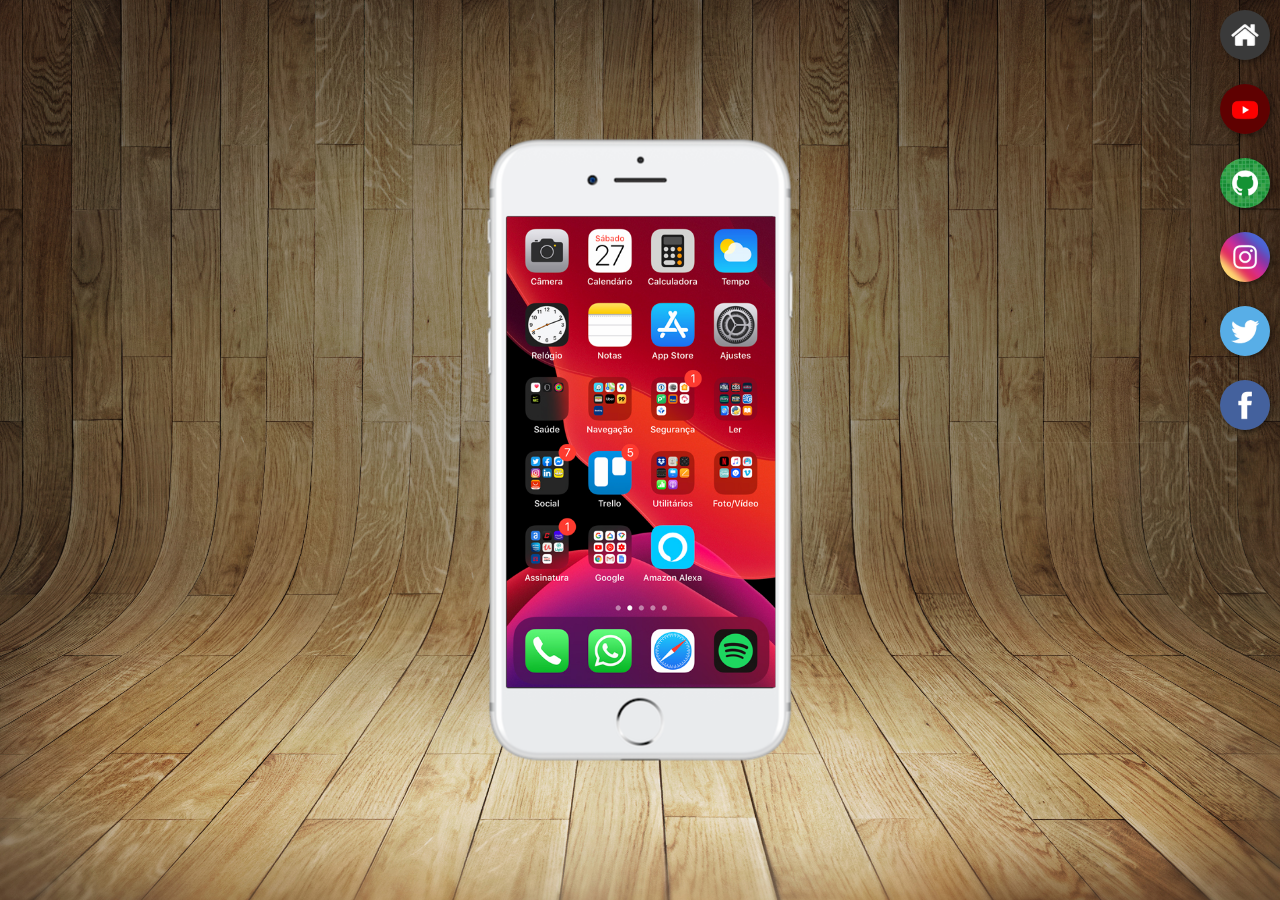
<file: index.html>
<!DOCTYPE html>
<html lang="pt-br">
<head>
    <meta charset="UTF-8">
    <meta name="viewport" content="width=device-width, initial-scale=1.0">
    <link rel="shortcut icon" href="favicon.ico" type="image/x-icon">
    <link rel="stylesheet" href="estilos/style.css">
    <title>Projeto Redes Sociais</title>
</head>
<body>
    <main>
        <section id="telefone">
            <iframe src="home.html" name="tela" id="tela" frameborder="0">
                Seu navegador não é compatível com isso.
            </iframe>
        </section>
        <section id="redes-sociais">
            <a href="home.html" target="tela"><img src="imagens/logo-home.jpg" alt=""></a><br>
            <a href="youtube.html" target="tela"><img src="imagens/logo-youtube.jpg" alt=""></a><br>
            <a href="github.html" target="tela"><img src="imagens/logo-github.jpg" alt=""></a><br>
            <a href="instagram.html" target="tela"><img src="imagens/logo-instagram.jpg" alt=""></a><br>
            <a href="twitter.html" target="tela"><img src="imagens/logo-twitter.jpg" alt=""></a><br>
            <a href="facebook.html" target="tela"><img src="imagens/logo-facebook.jpg" alt=""></a><br>
        </section>
    </main>
</body>
</html>
</file>
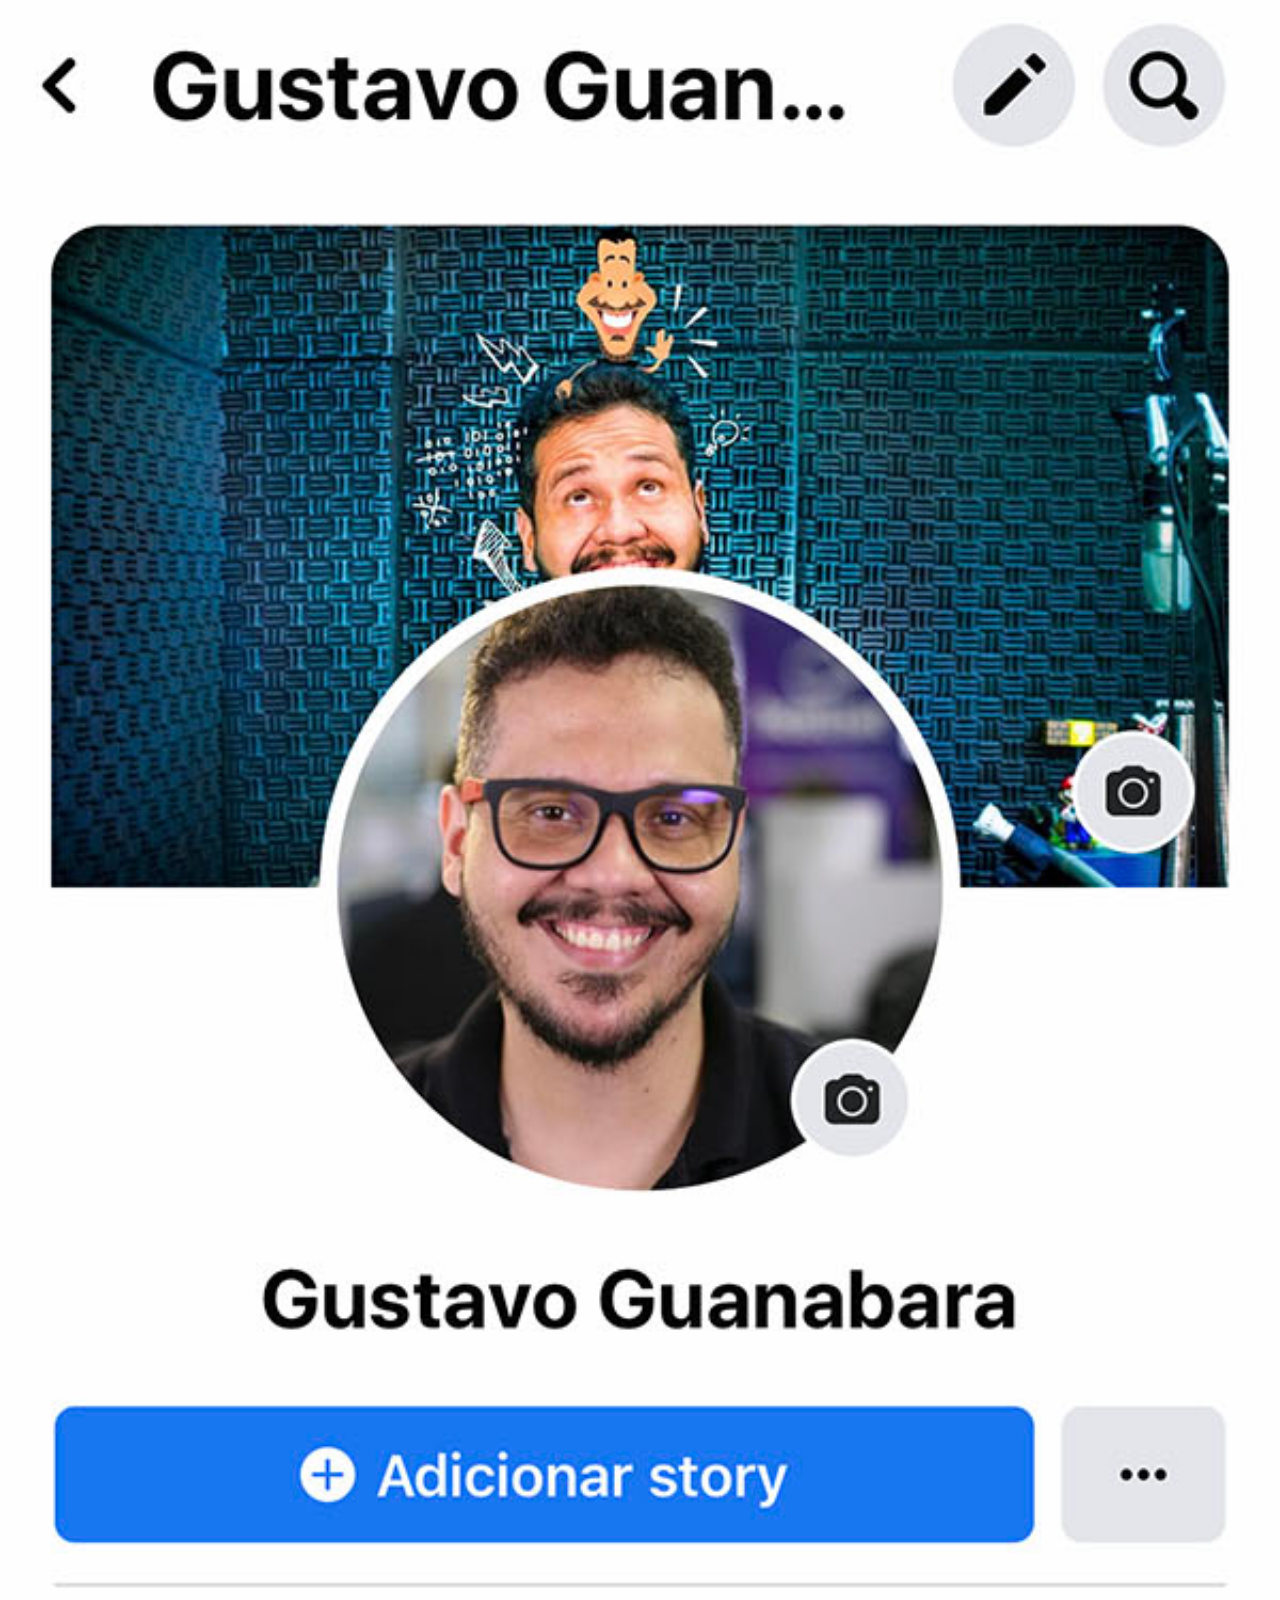
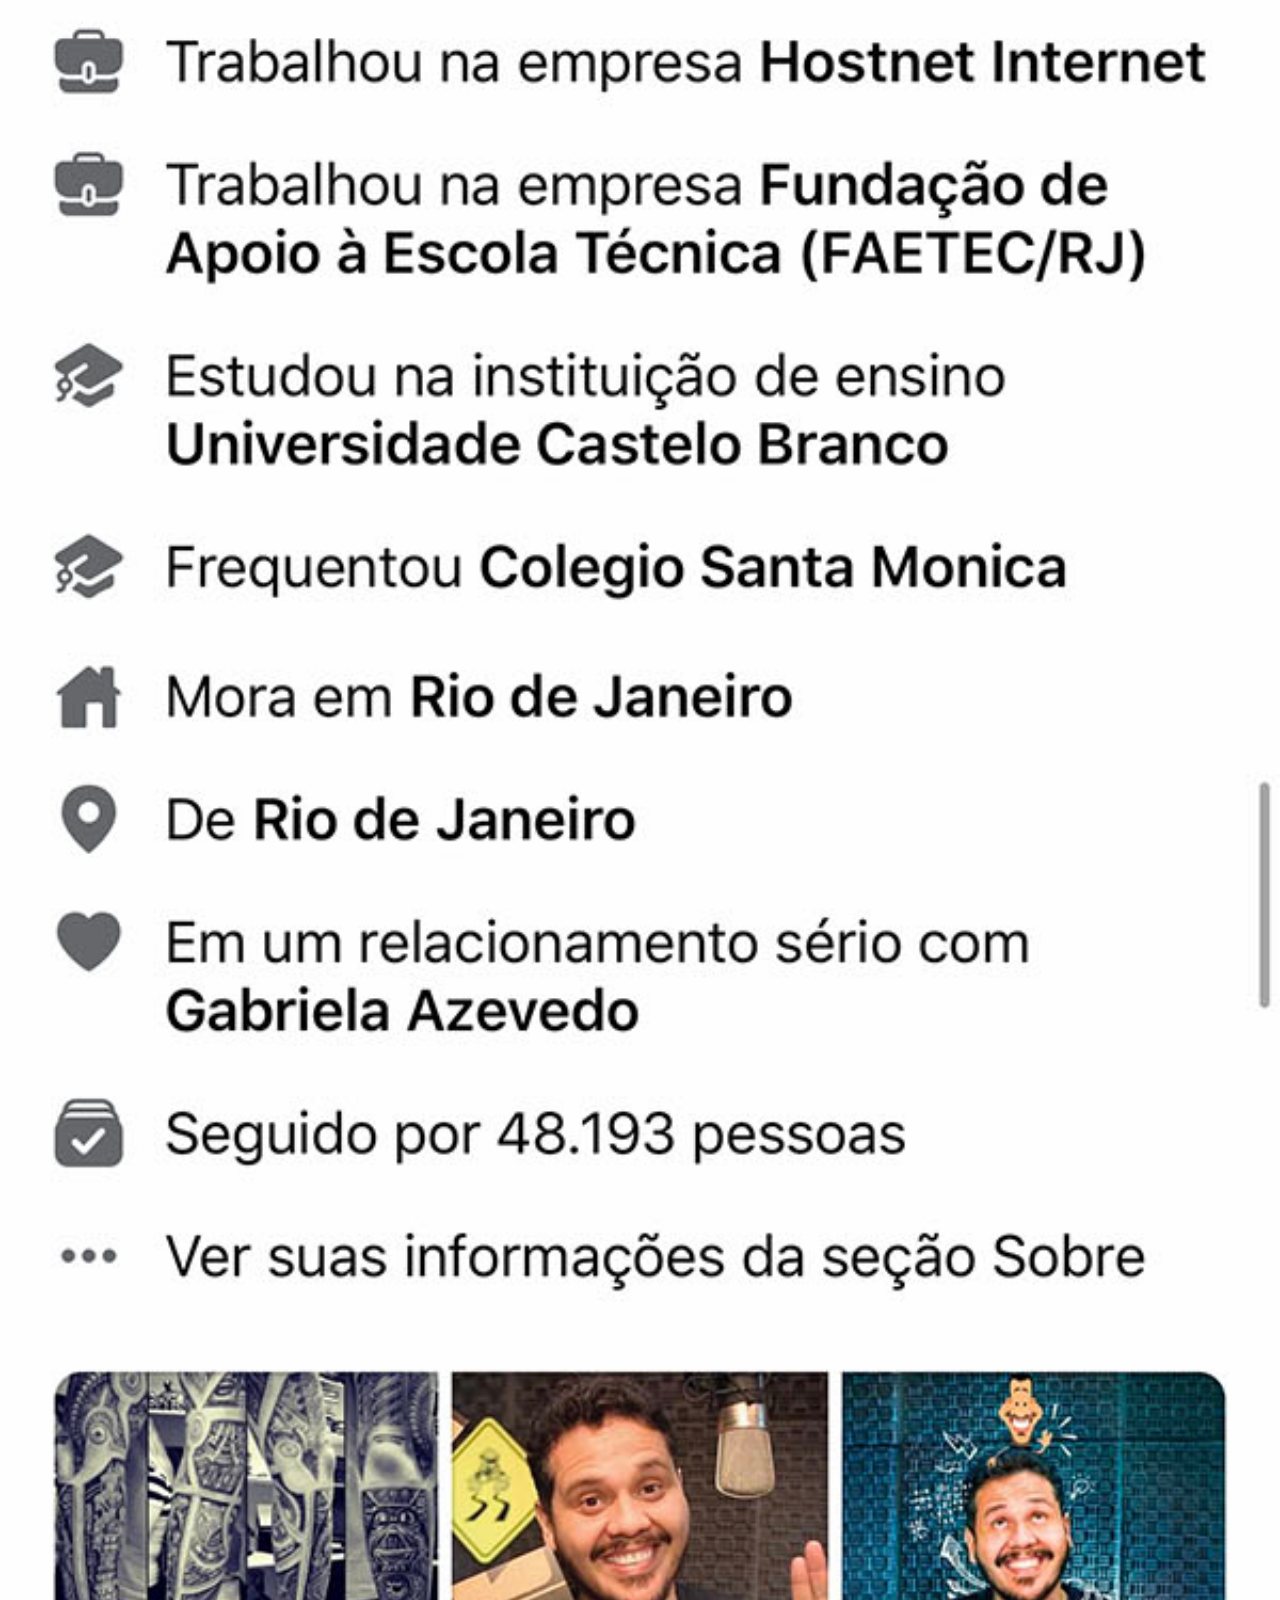
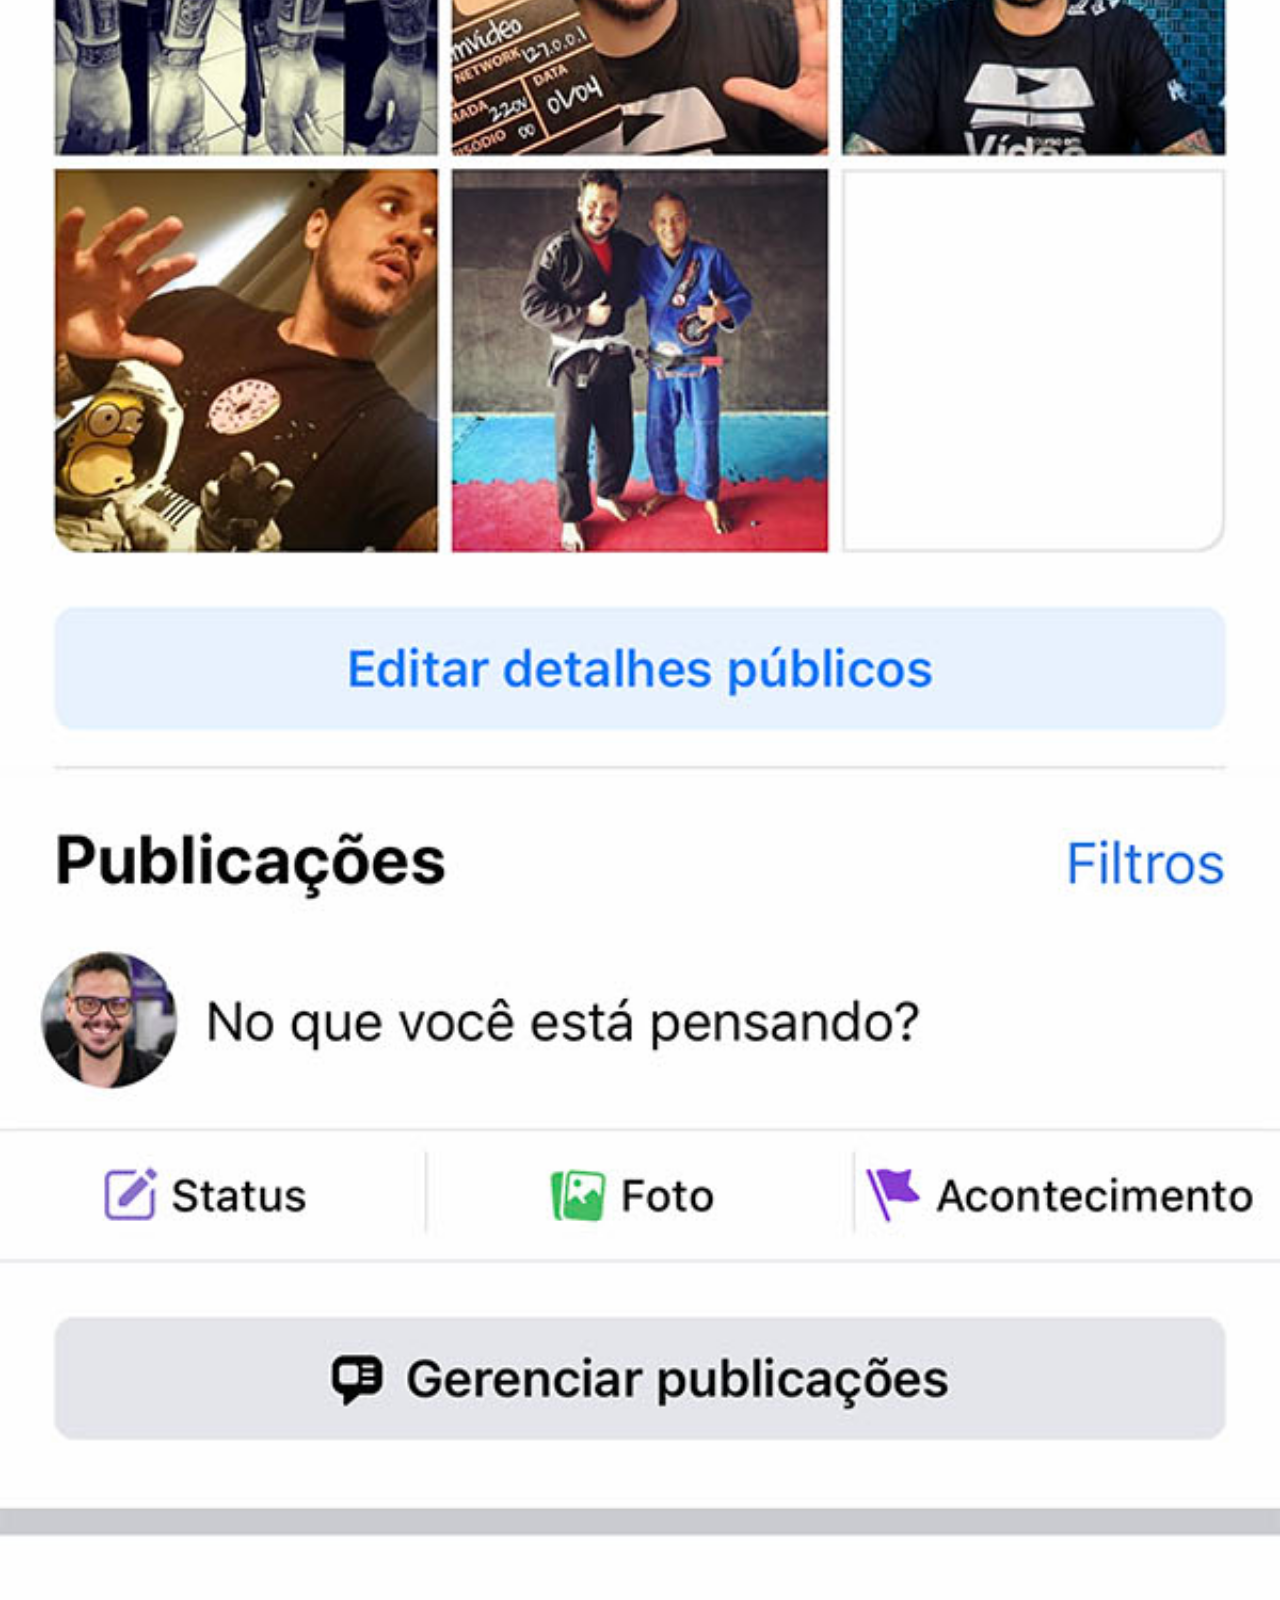
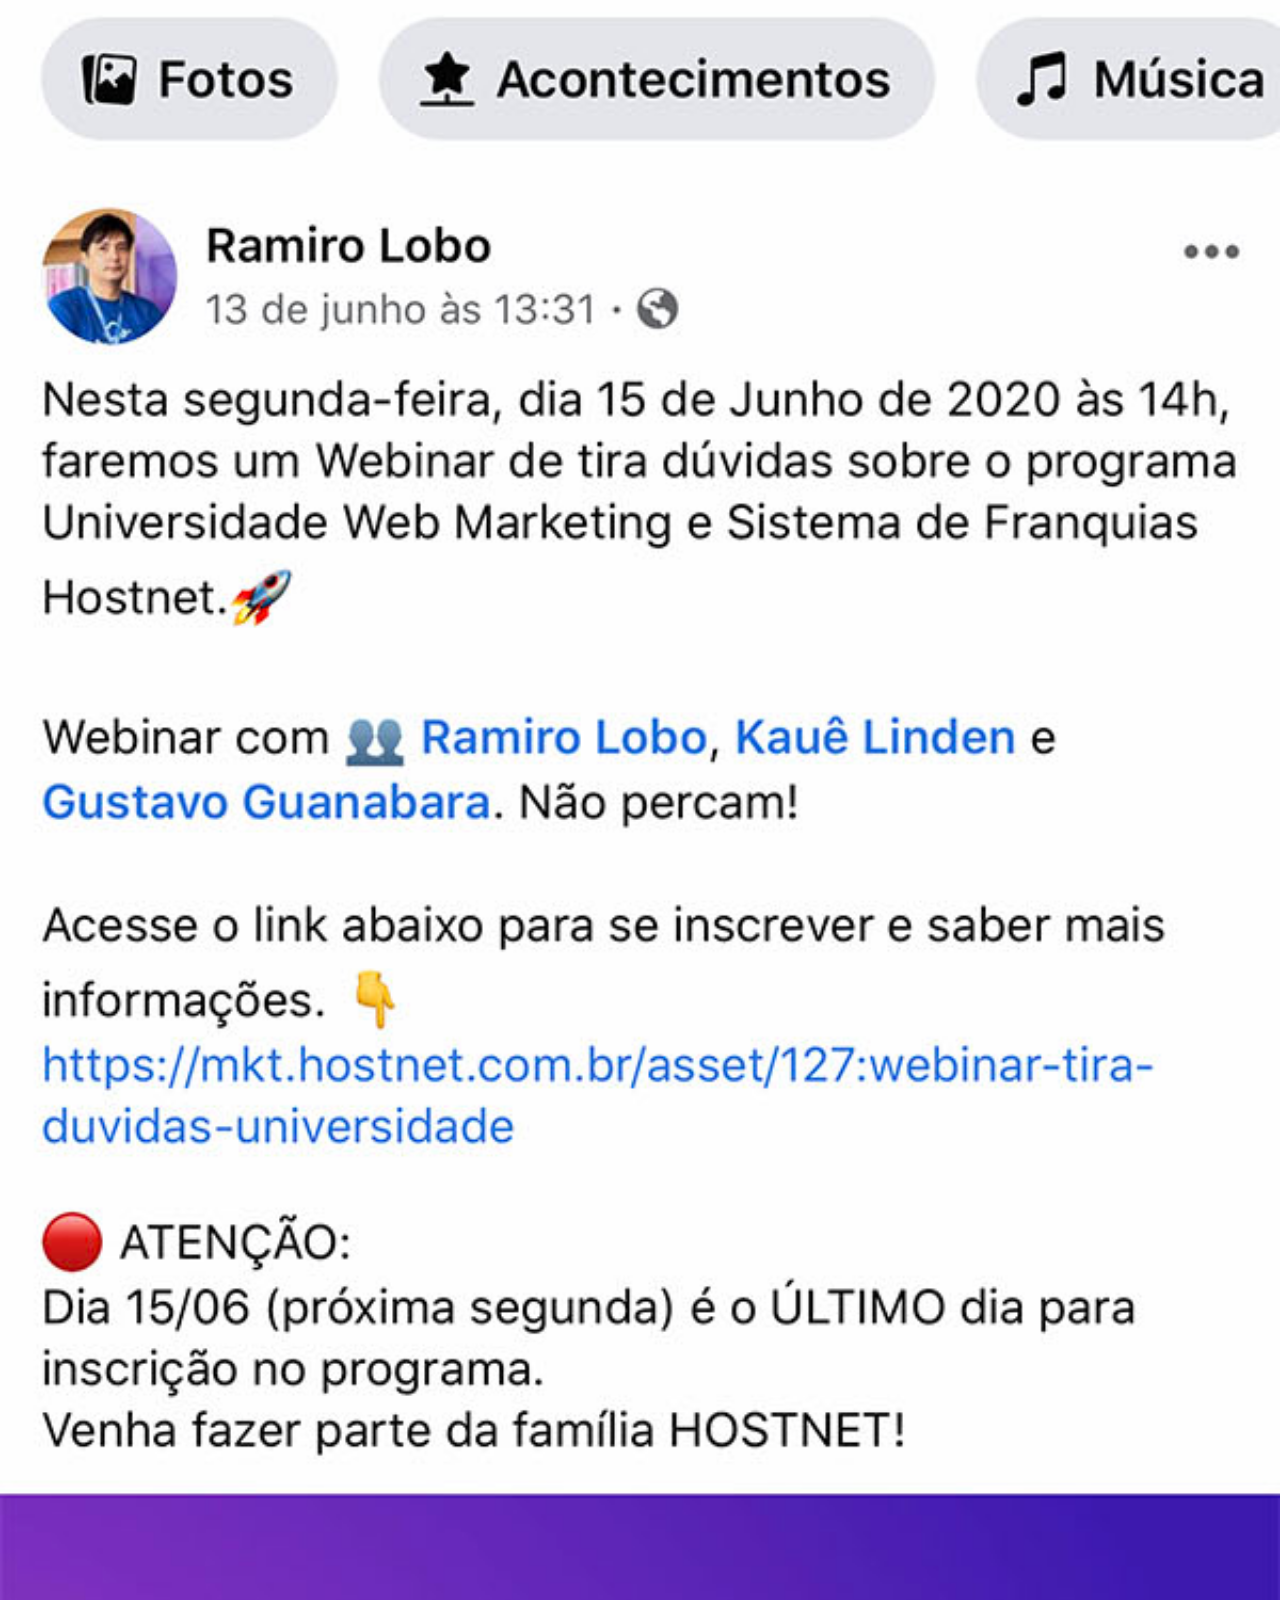
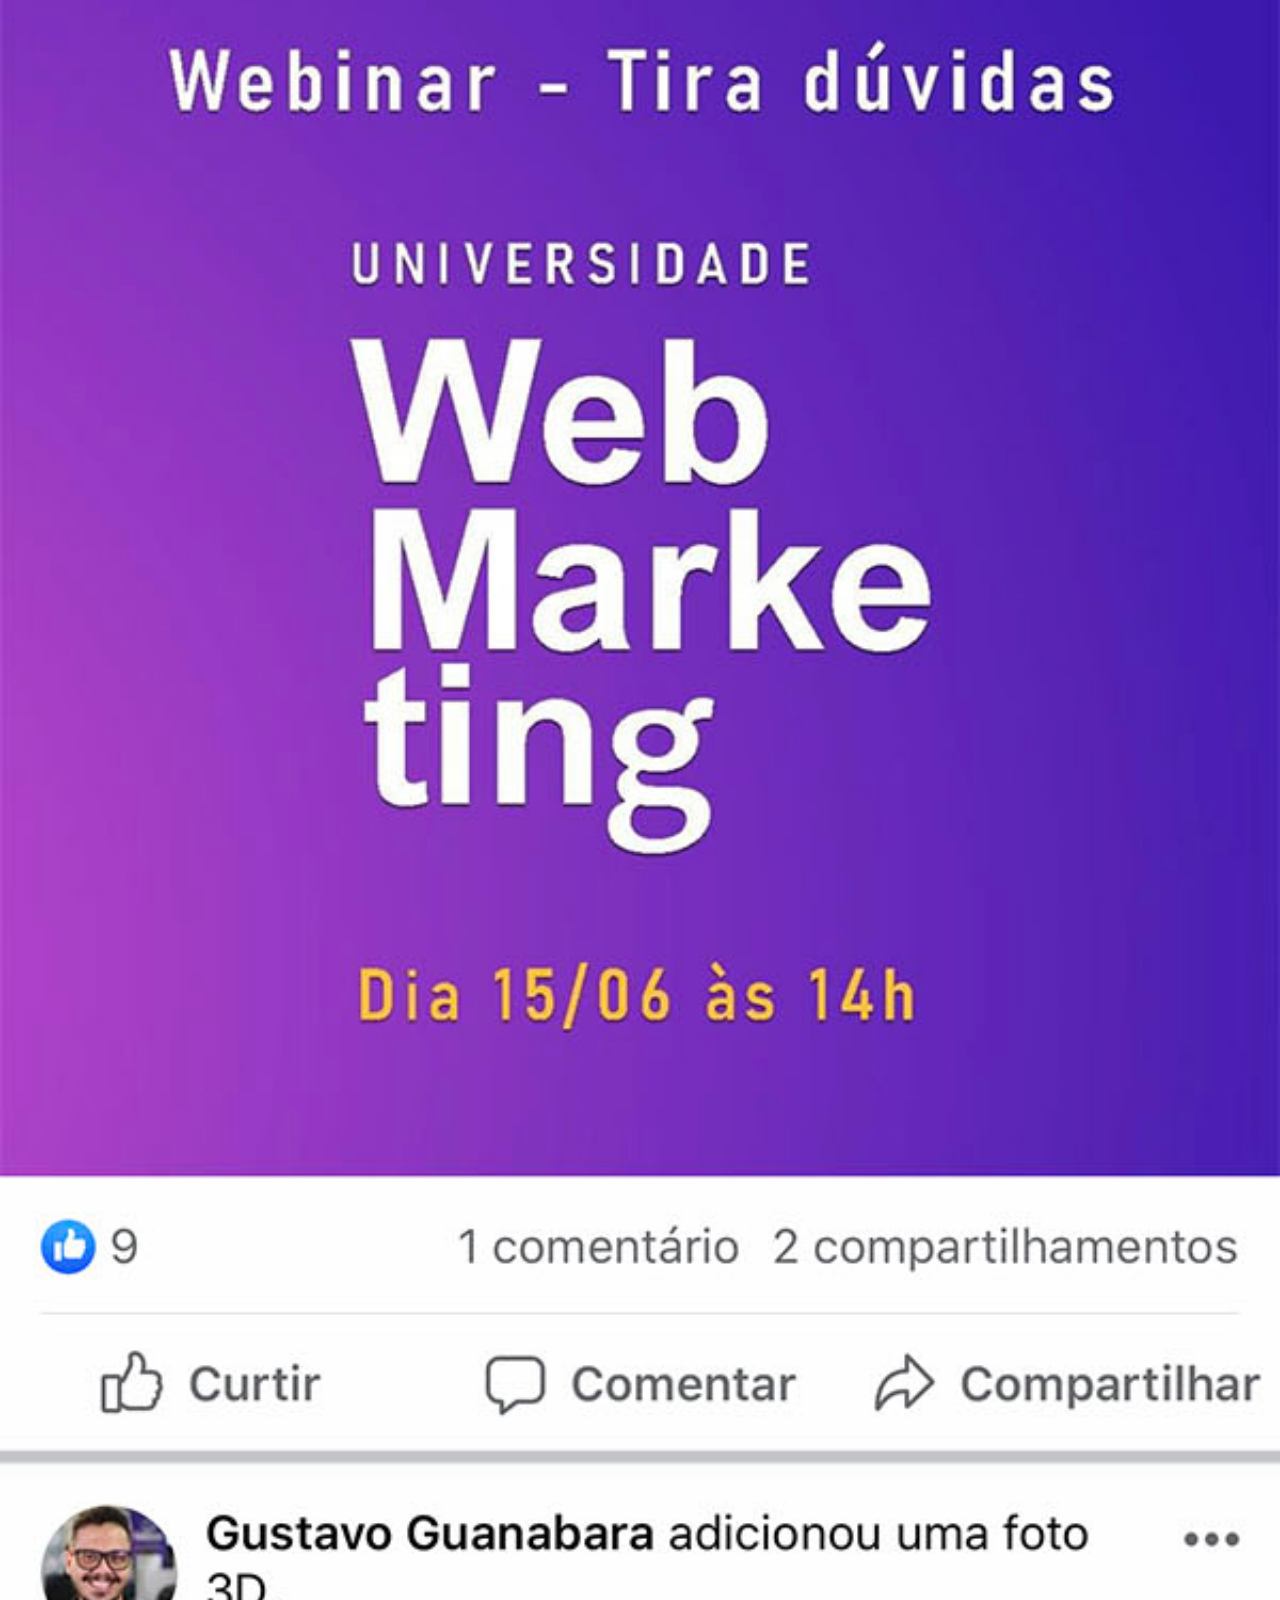
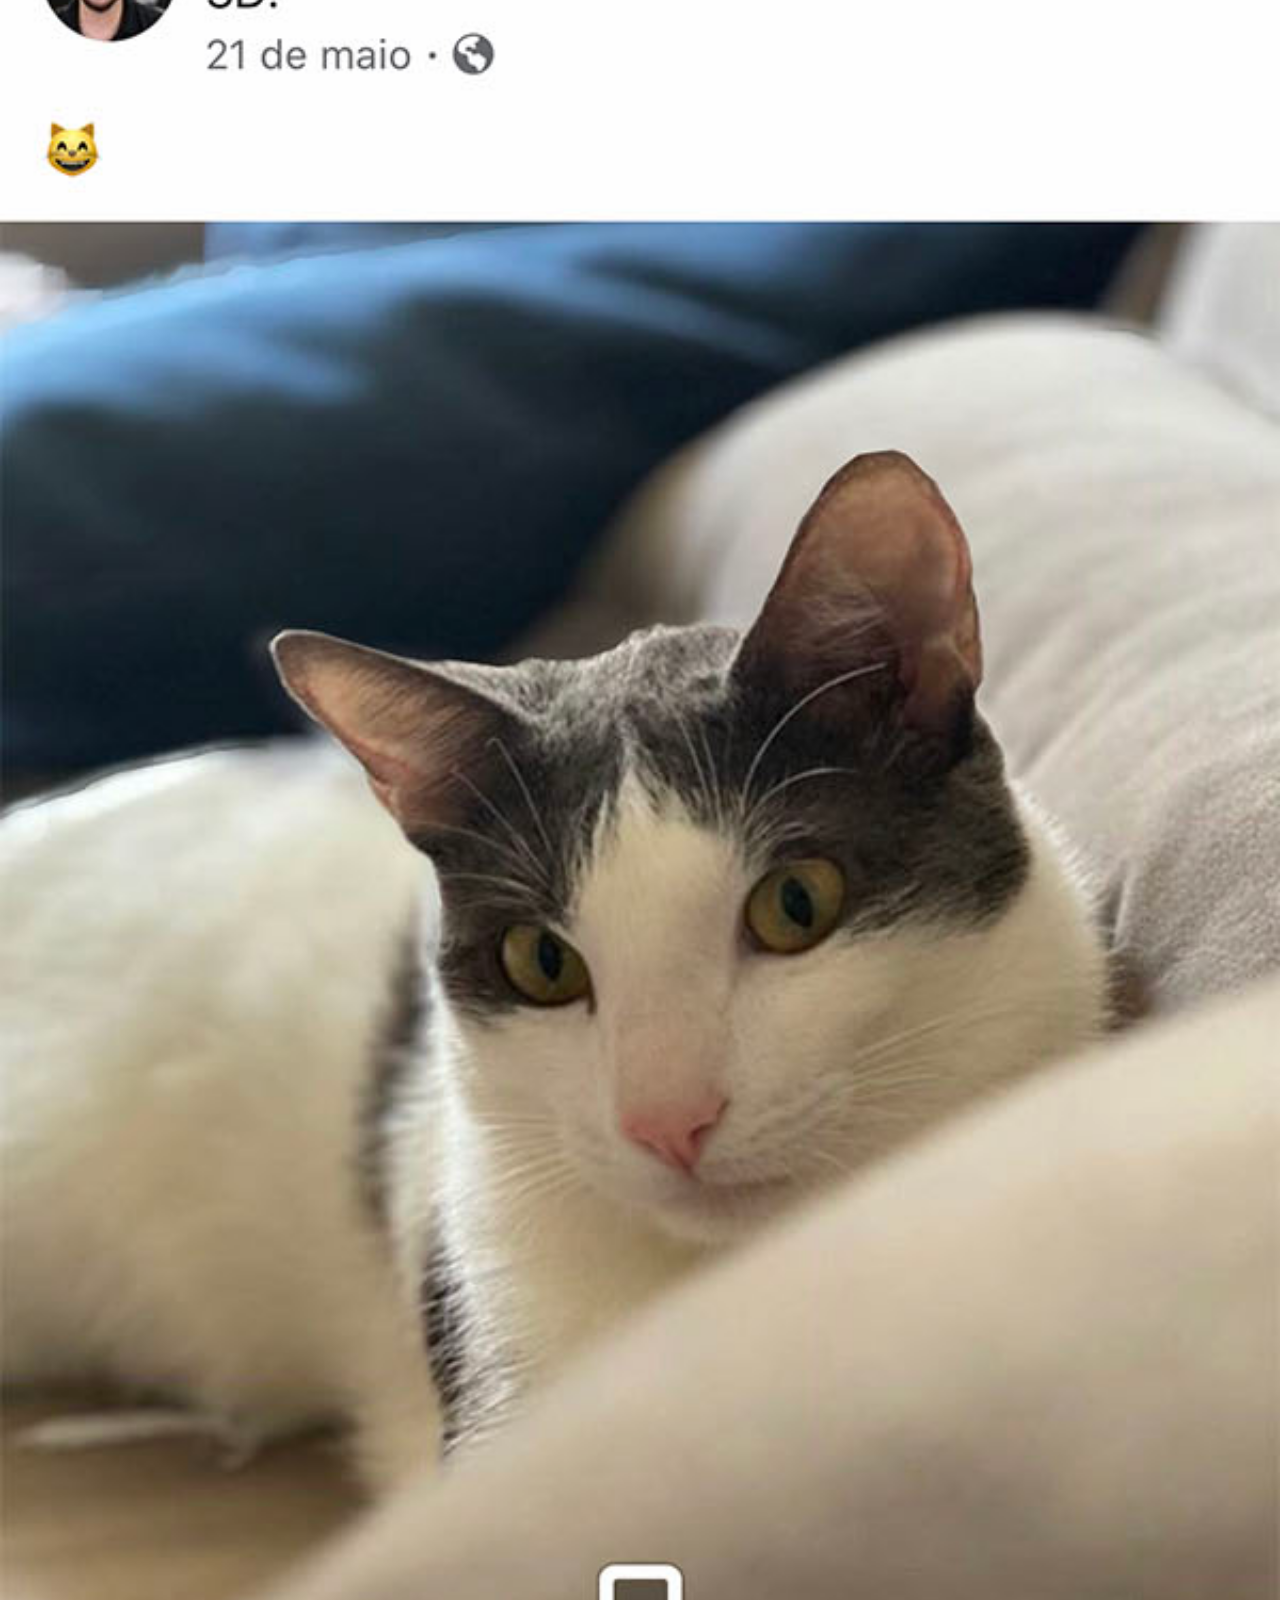
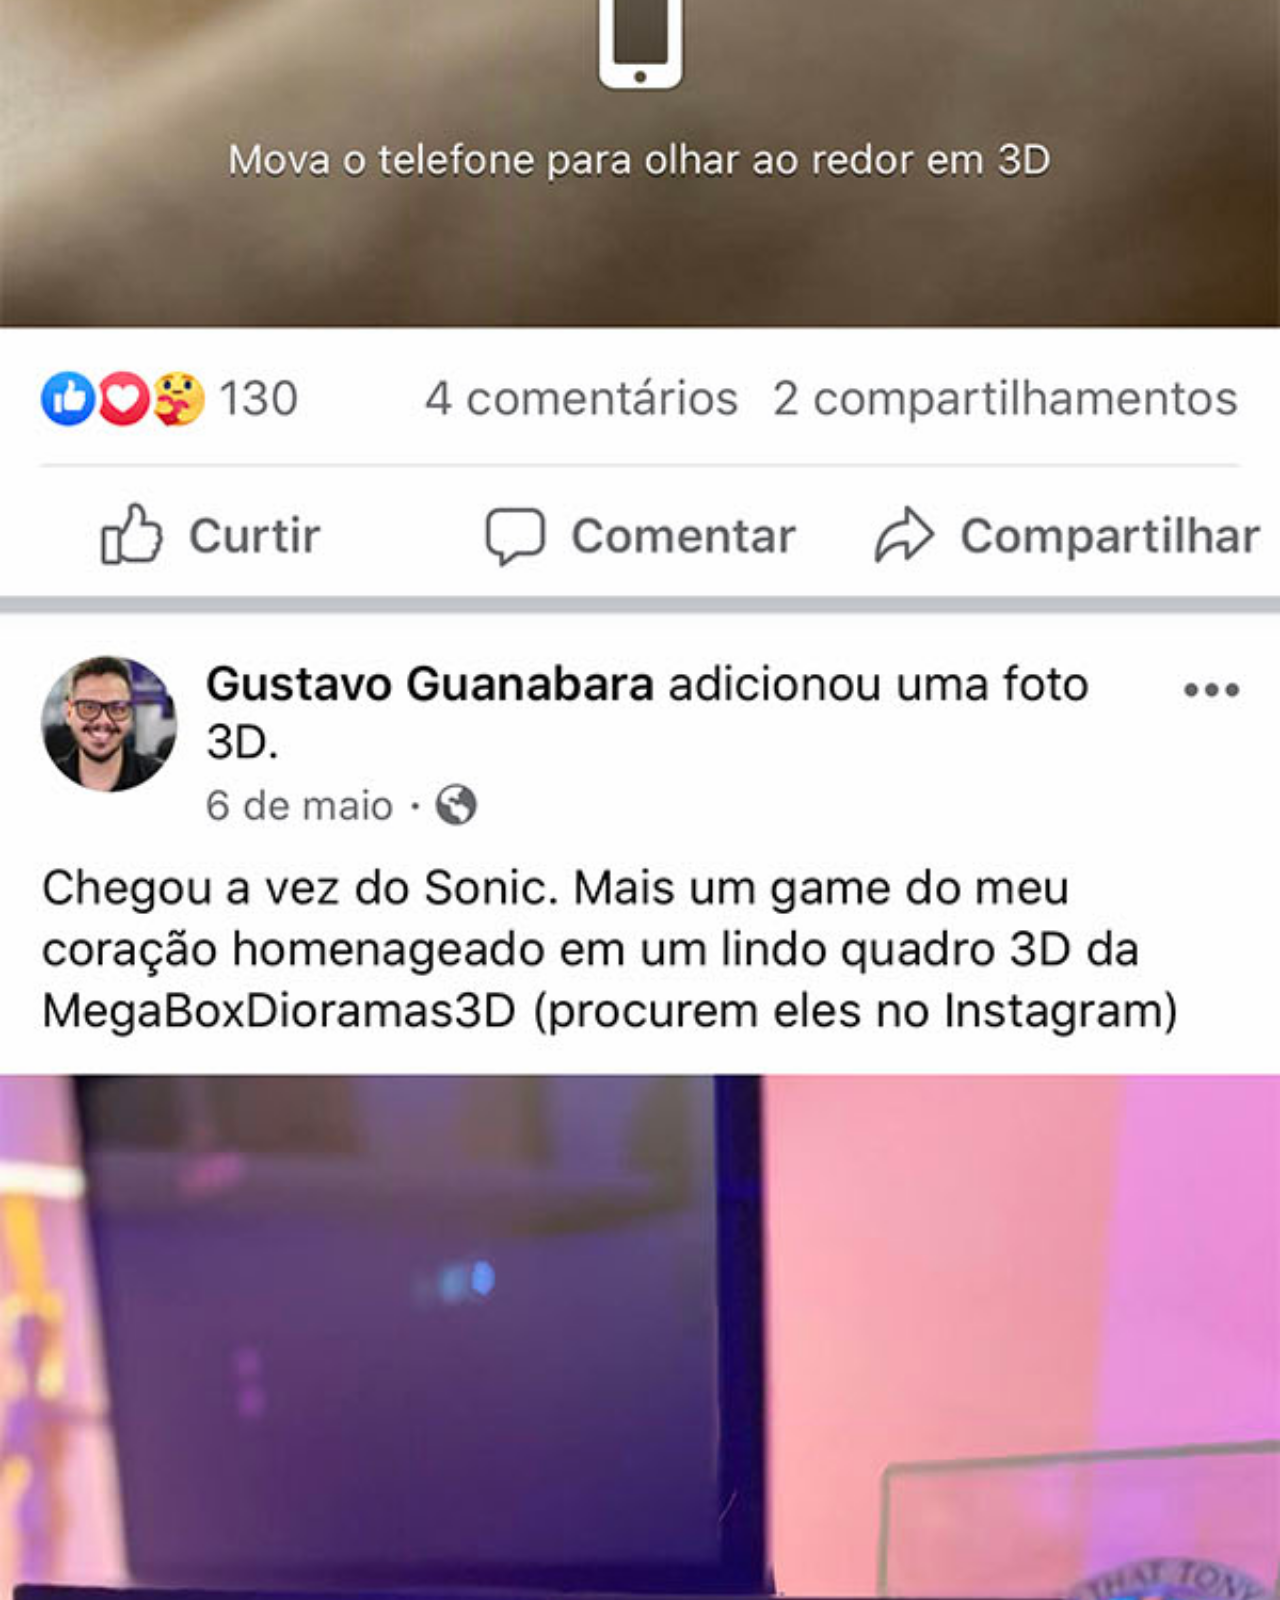
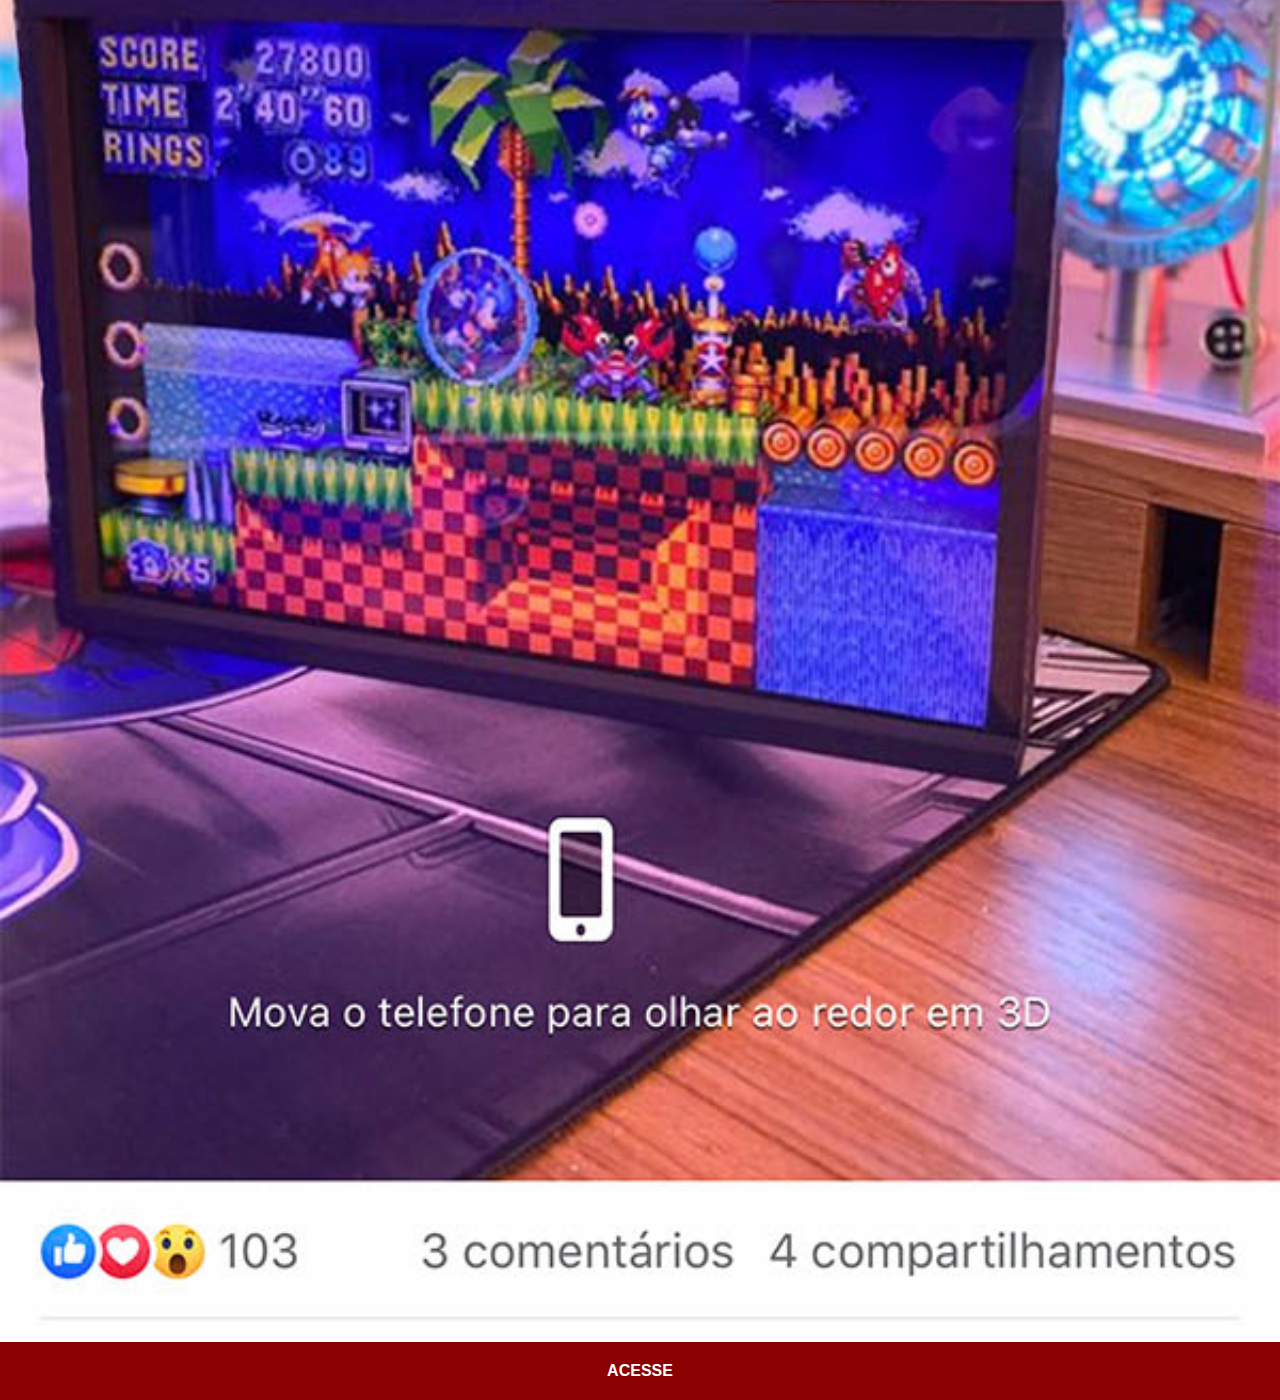
<file: facebook.html>
<!DOCTYPE html>
<html lang="pt-br">
<head>
    <meta charset="UTF-8">
    <meta name="viewport" content="width=device-width, initial-scale=1.0">
    <title>Facebook</title>
    <link rel="stylesheet" href="estilos/social.css">
</head>
<body>
    <img src="imagens/tela-facebook.jpg" alt="Facebook">
    <a href="https://www.facebook.com/gustavoguanabara?locale=pt_BR">ACESSE</a>
</body>
</html>
</file>
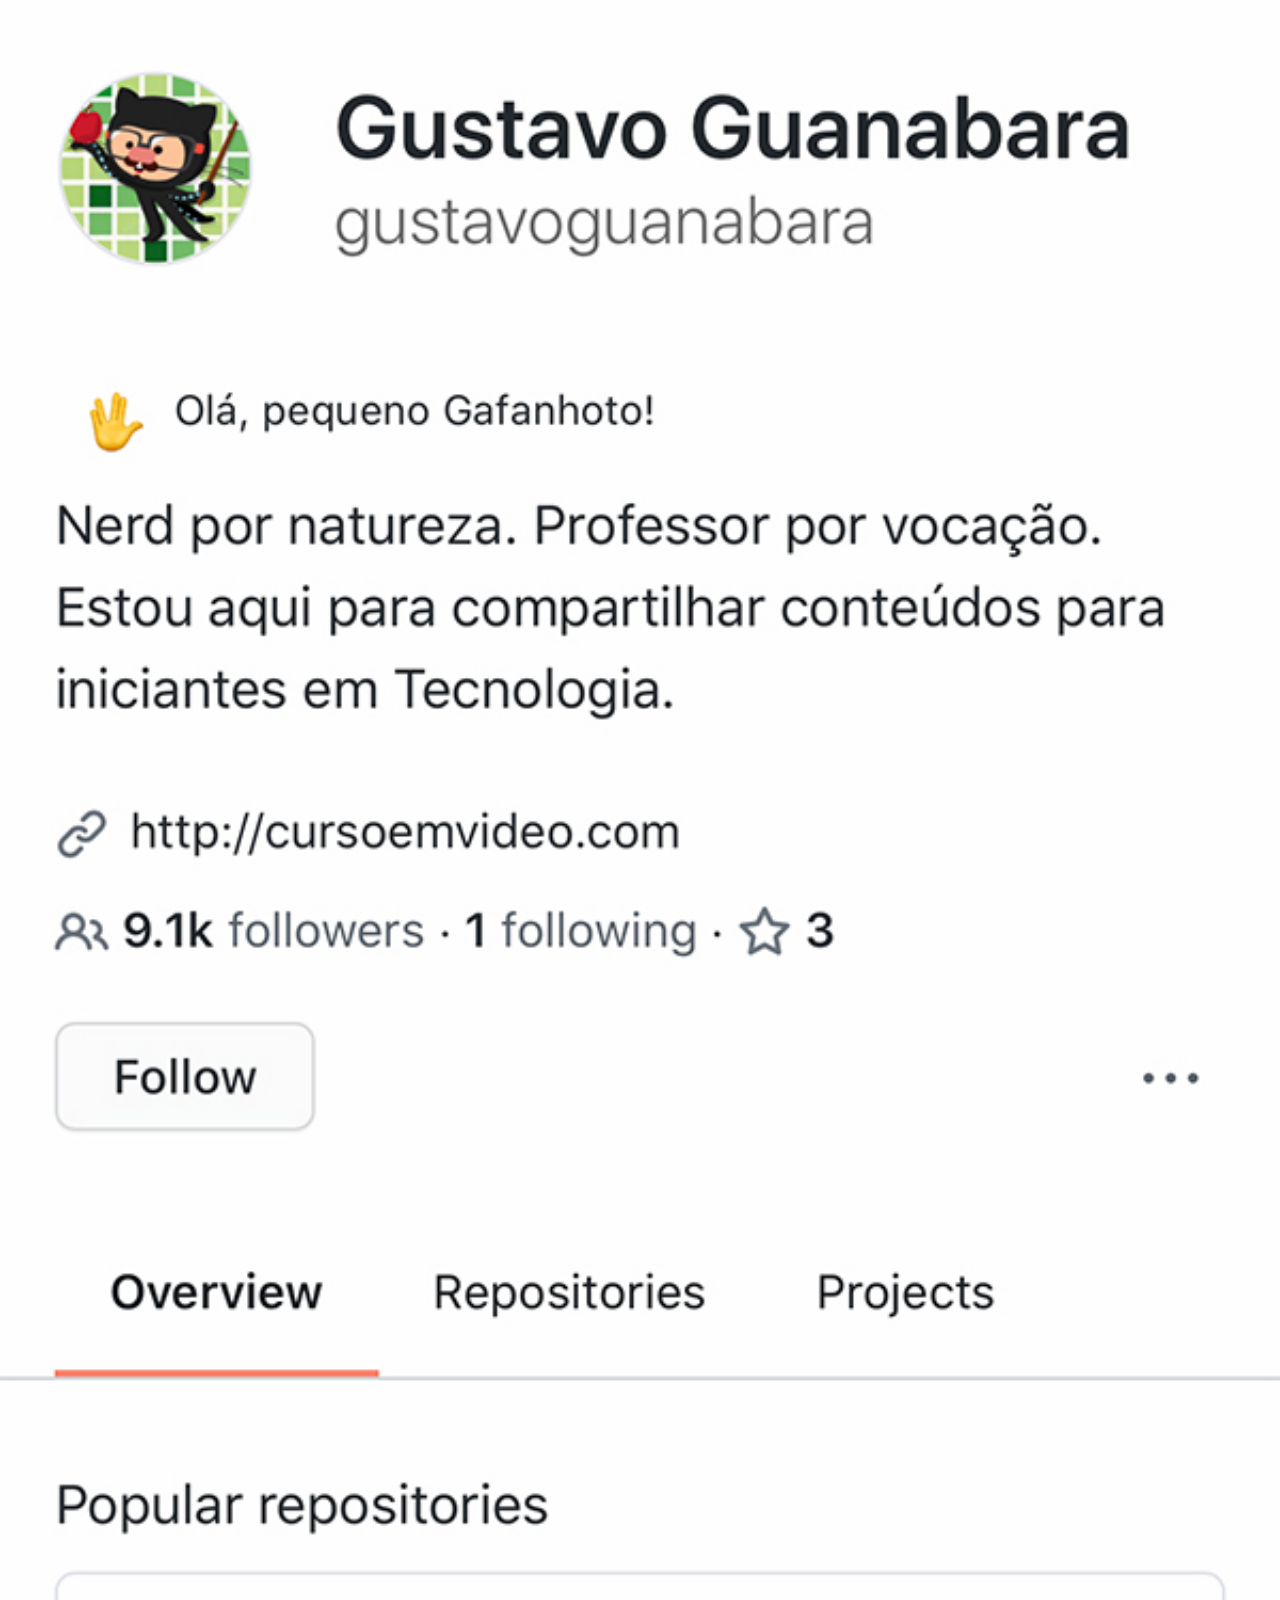
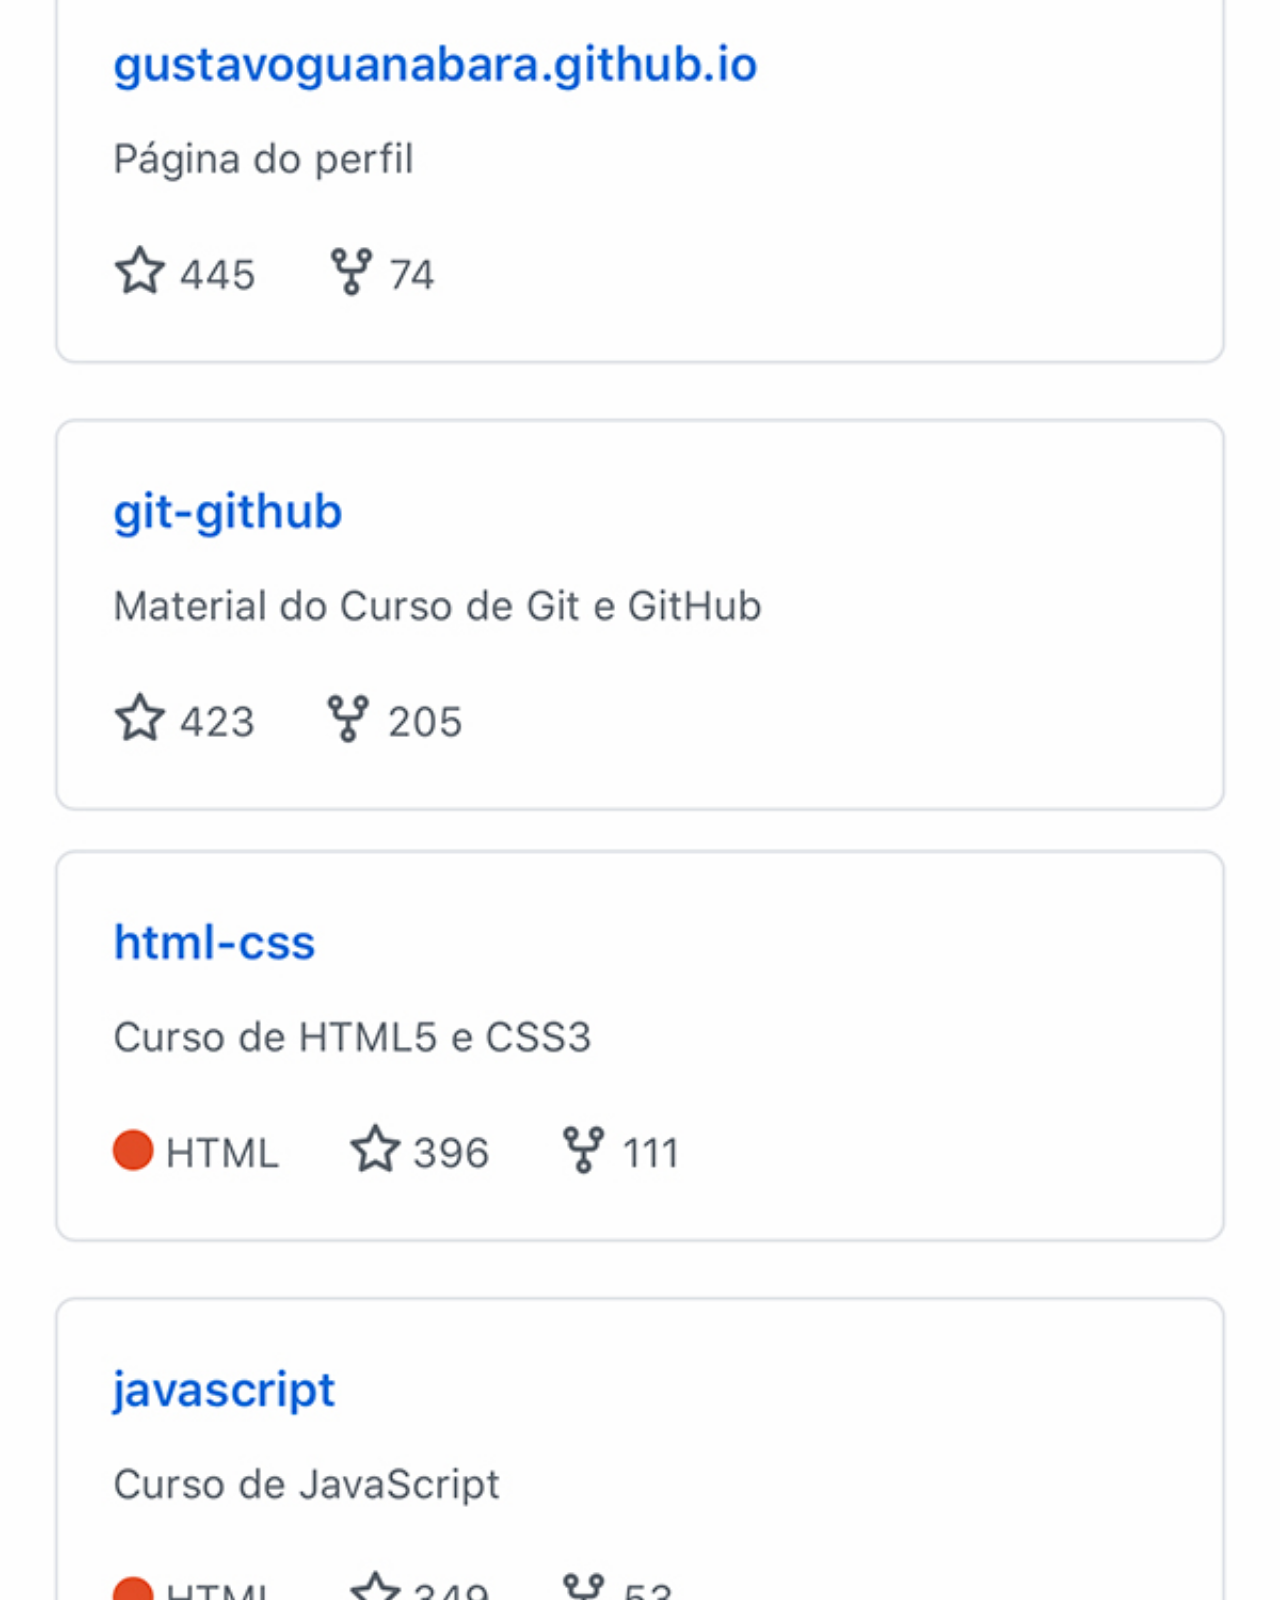
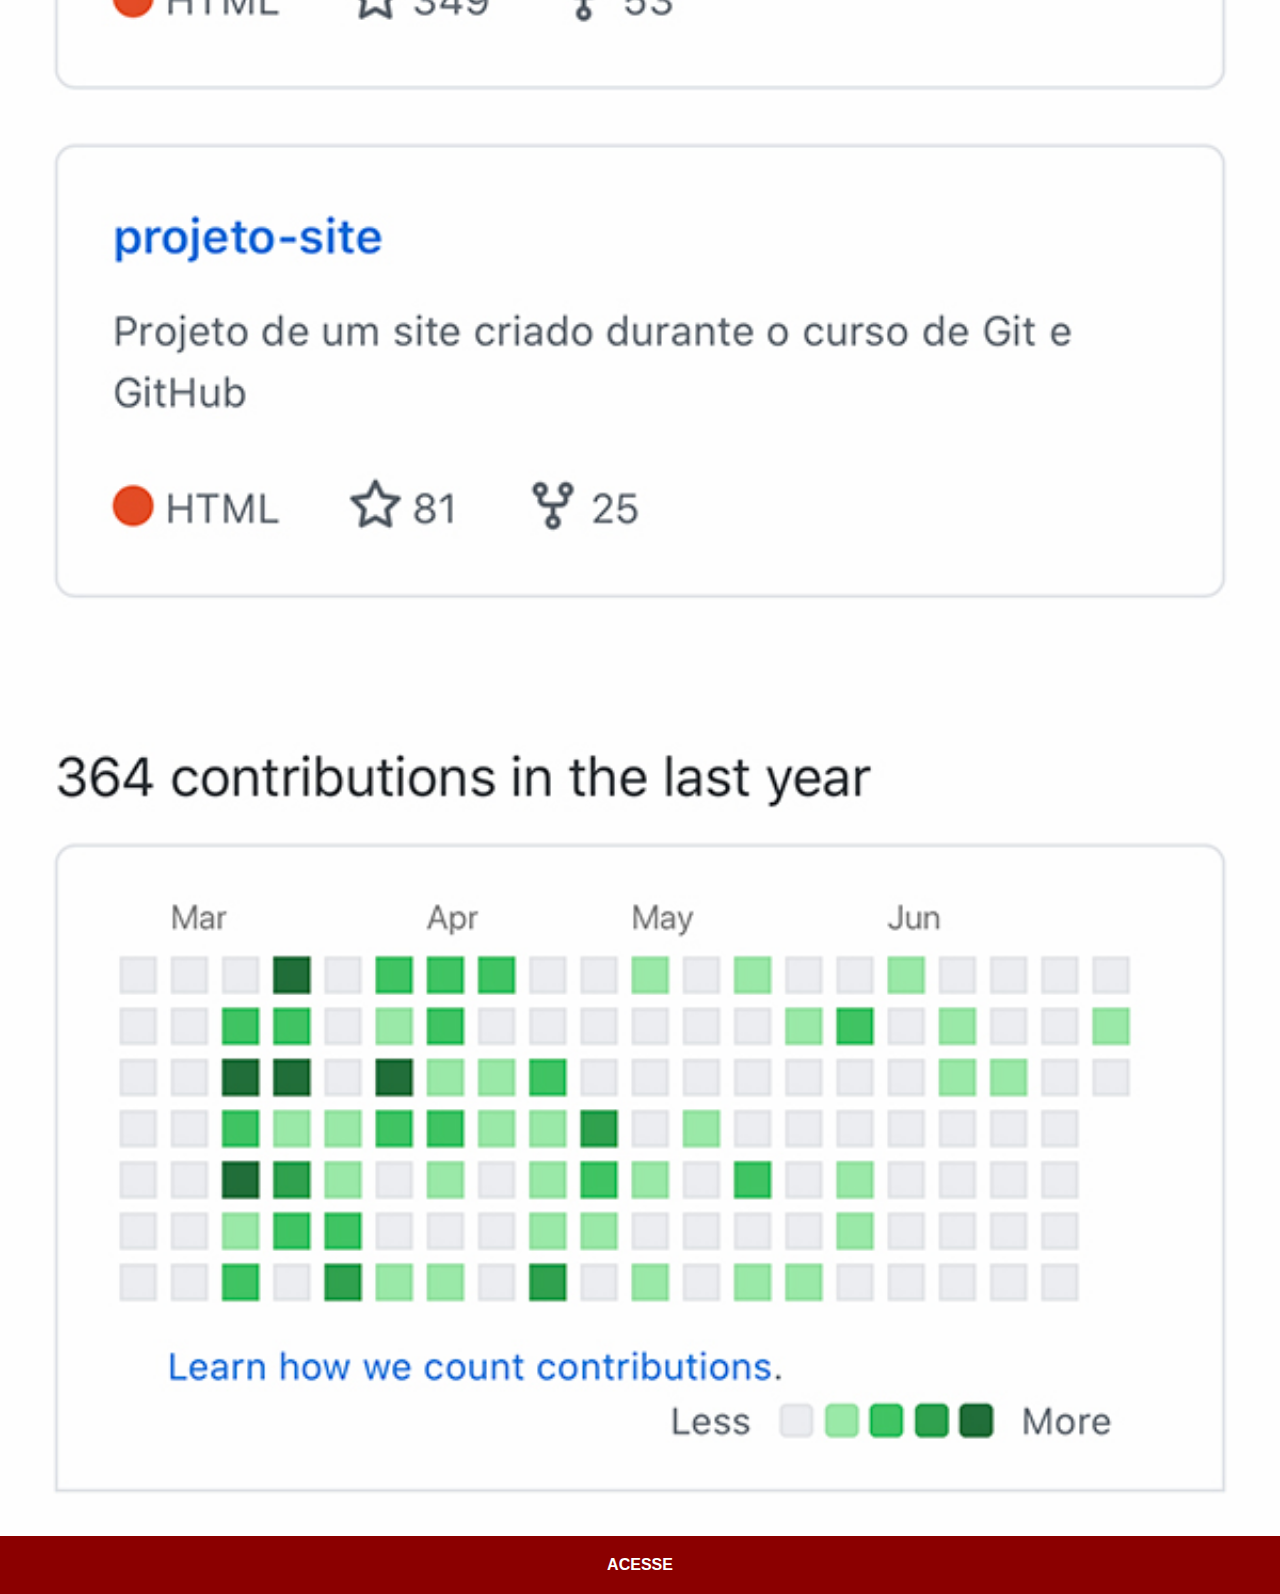
<file: github.html>
<!DOCTYPE html>
<html lang="pt-br">
<head>
    <meta charset="UTF-8">
    <meta name="viewport" content="width=device-width, initial-scale=1.0">
    <title>GitHub</title>
    <link rel="stylesheet" href="estilos/social.css">
</head>
<body>
    <img src="imagens/tela-github.jpg" alt="GitHub">
    <a href="https://github.com/gustavoguanabara/" target="_blank">ACESSE</a>
</body>
</html>
</file>
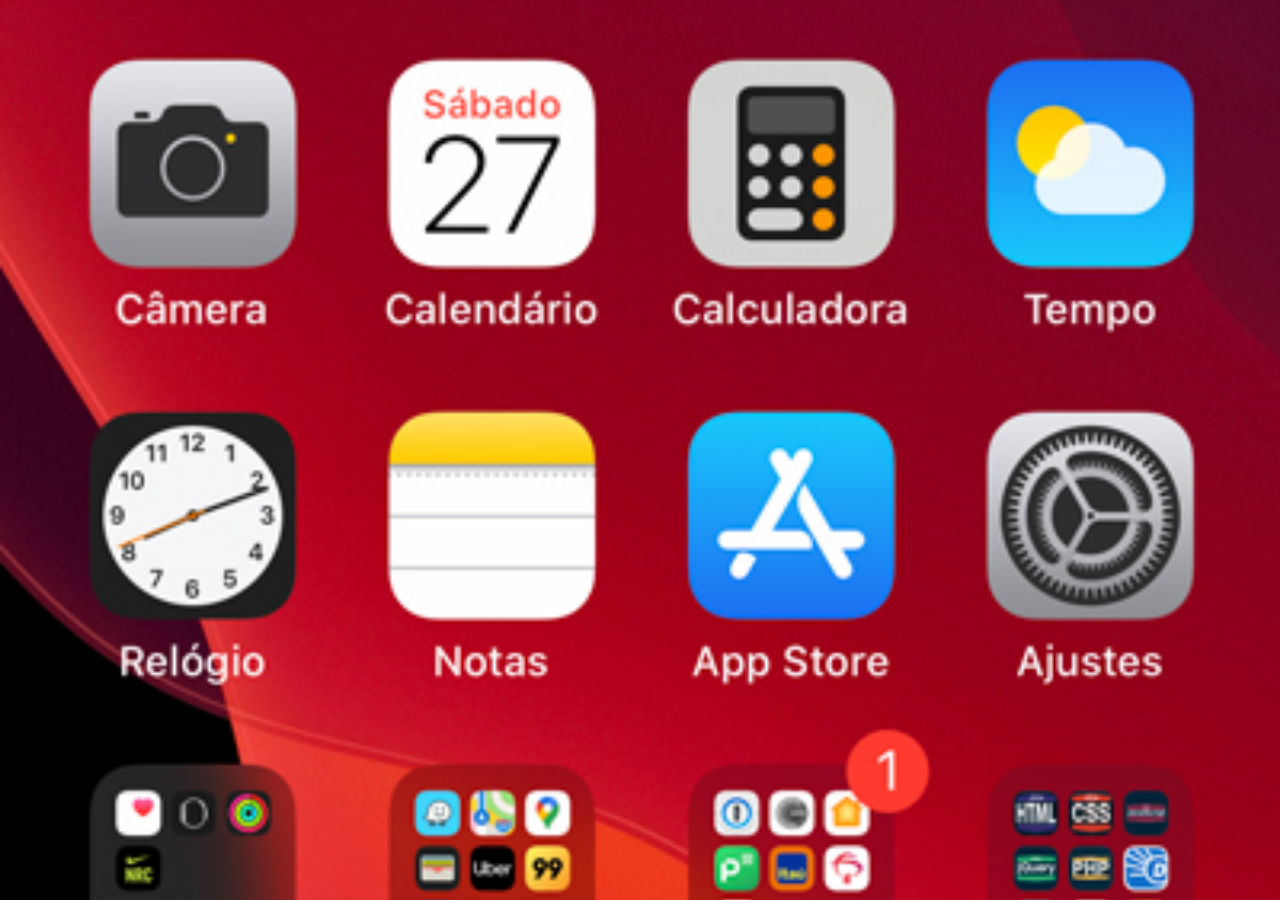
<file: home.html>
<!DOCTYPE html>
<html lang="pt-br">
<head>
    <meta charset="UTF-8">
    <meta name="viewport" content="width=device-width, initial-scale=1.0">
    <title>Home</title>
    <style>
        * {
            margin: 0px;
            padding: 0px;
        }

        body {
            height: 100vh;
            width: 100vw;
            background: black url(imagens/tela-home.jpg) no-repeat top center;
            background-size: cover;
        }
    </style>
</head>
<body>
    
</body>
</html>
</file>
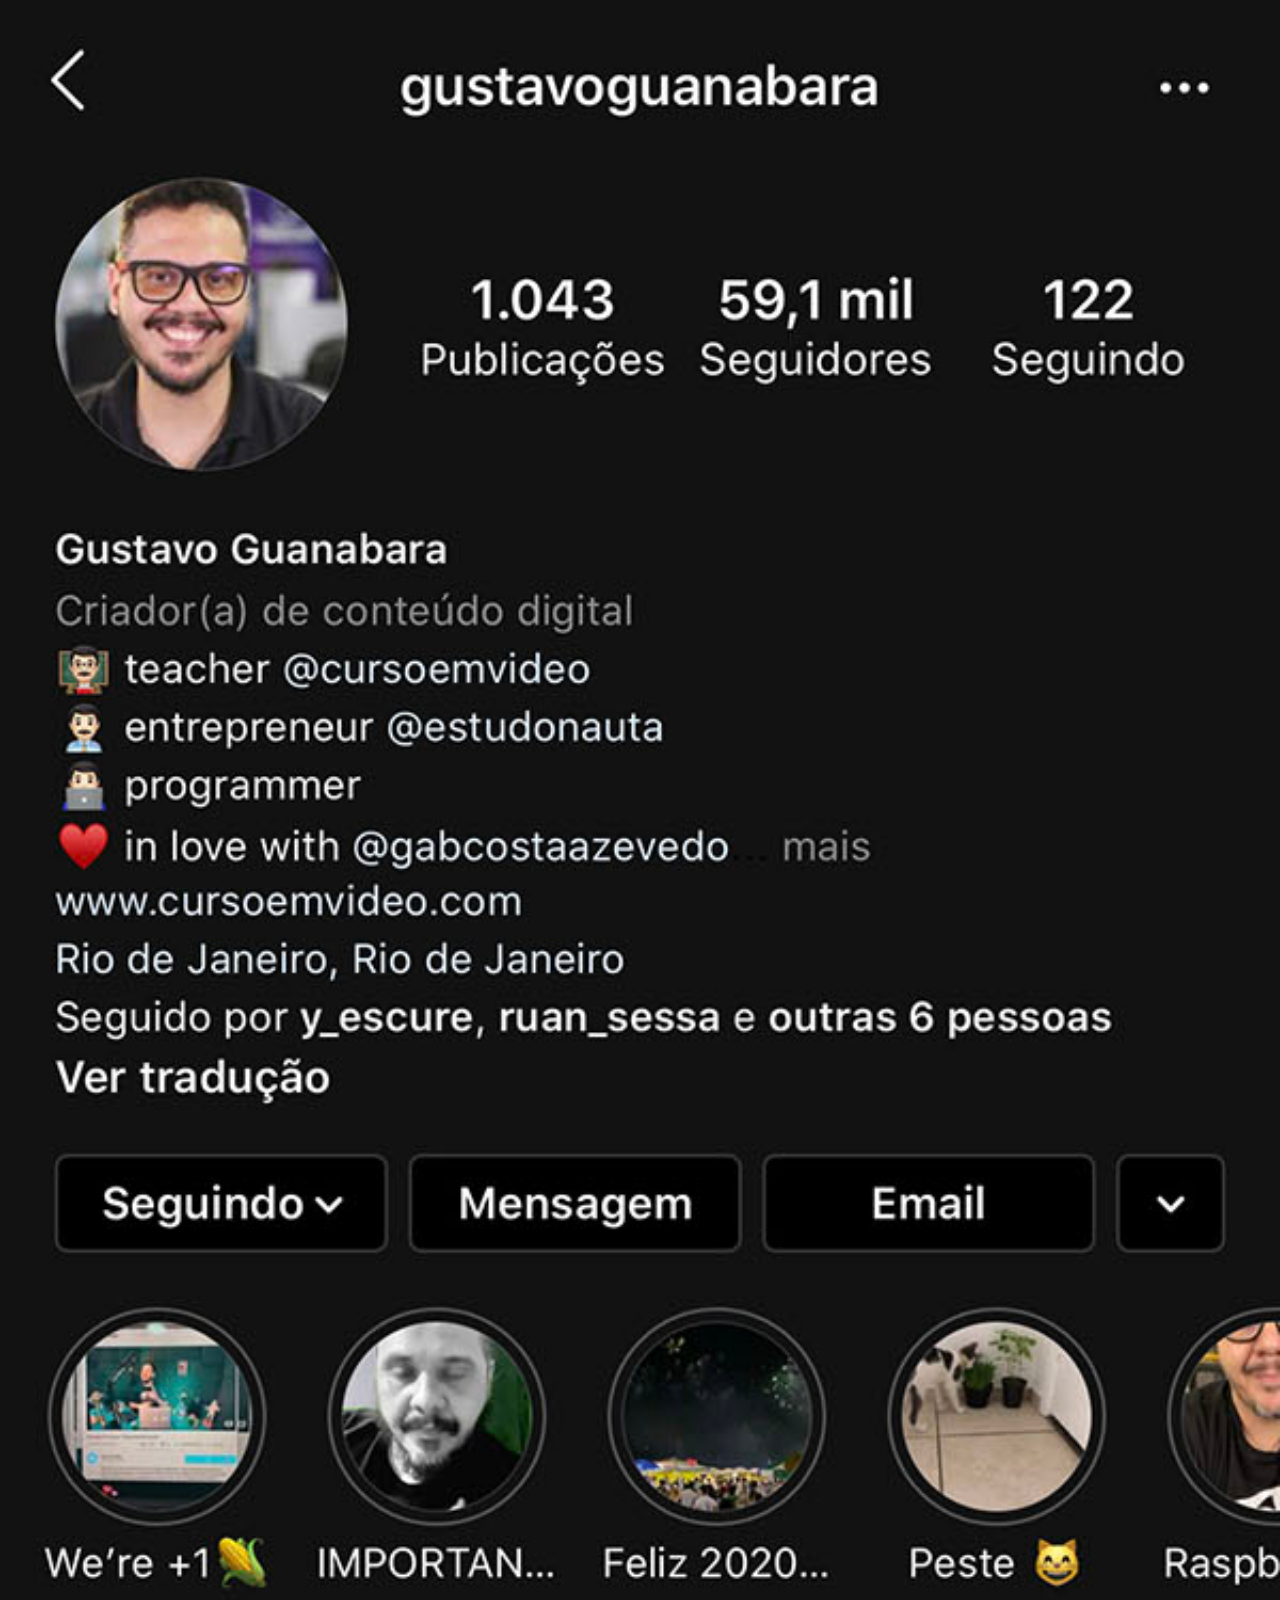
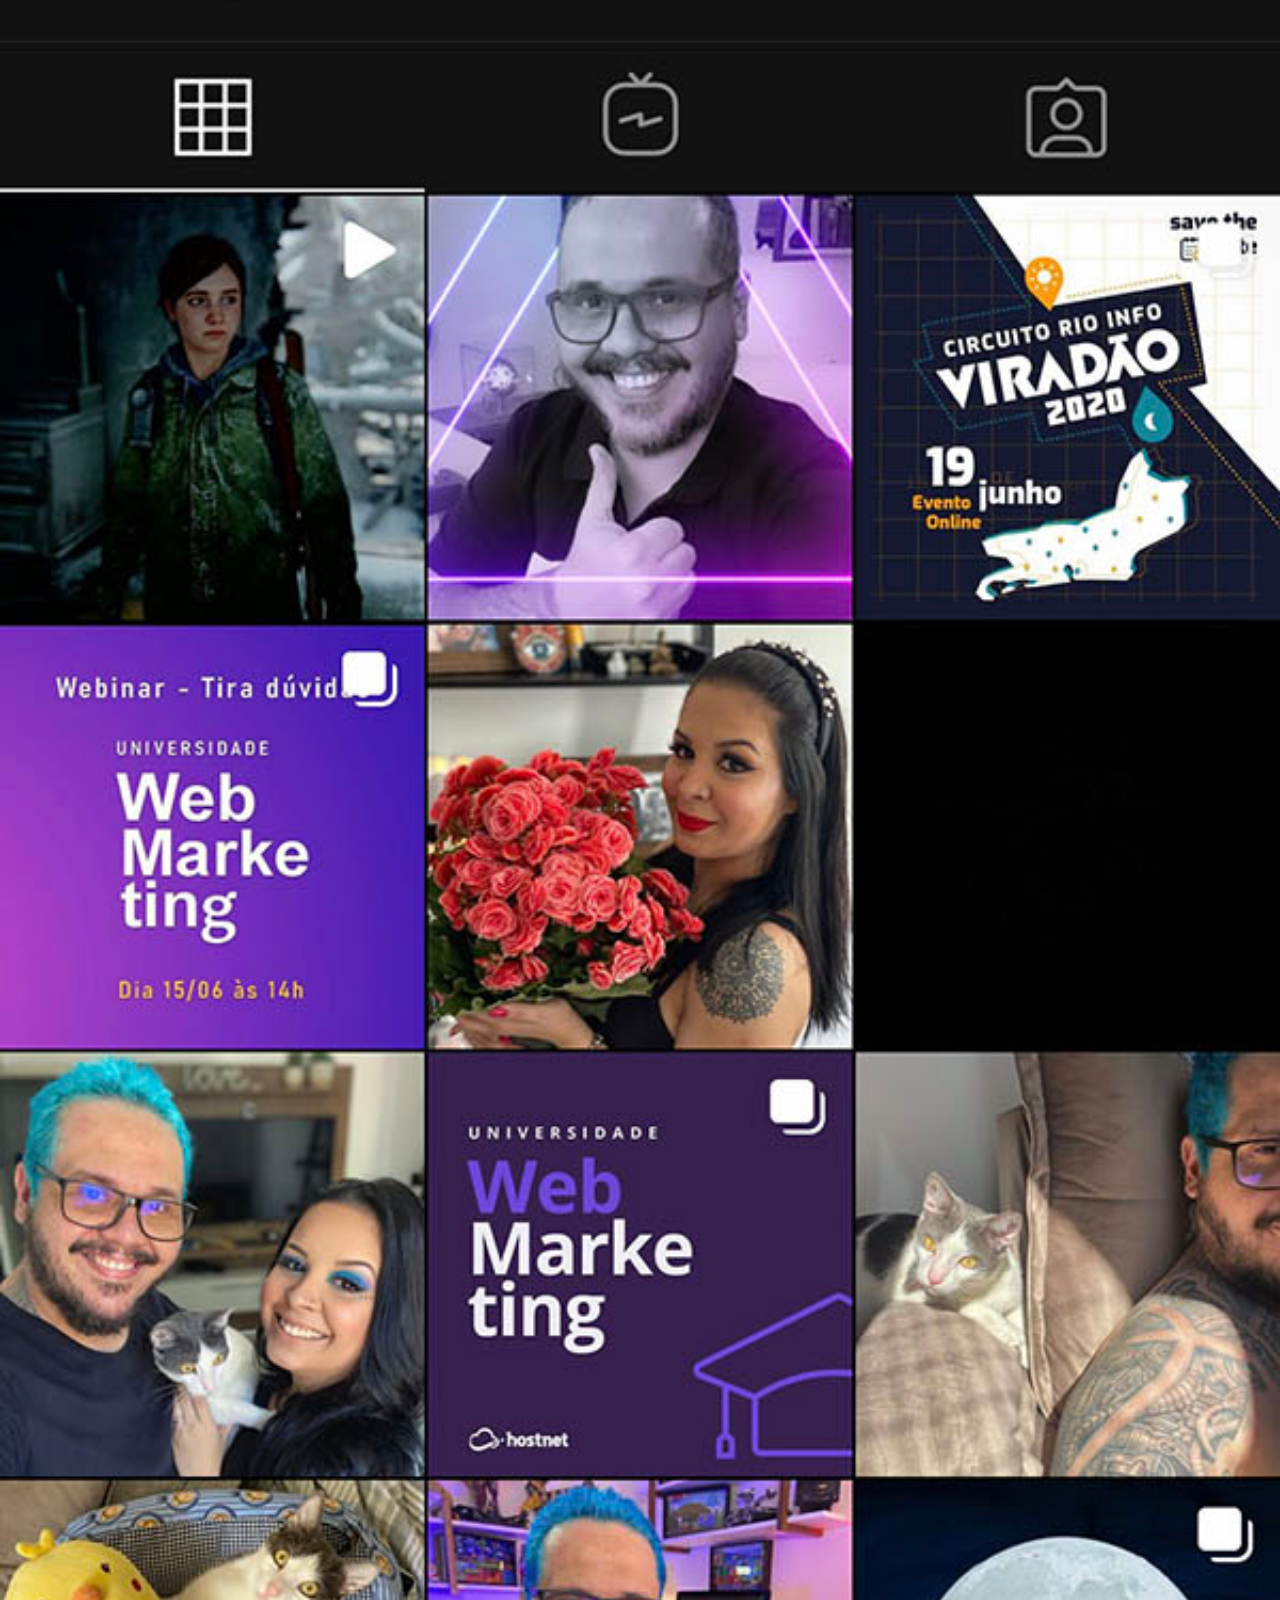
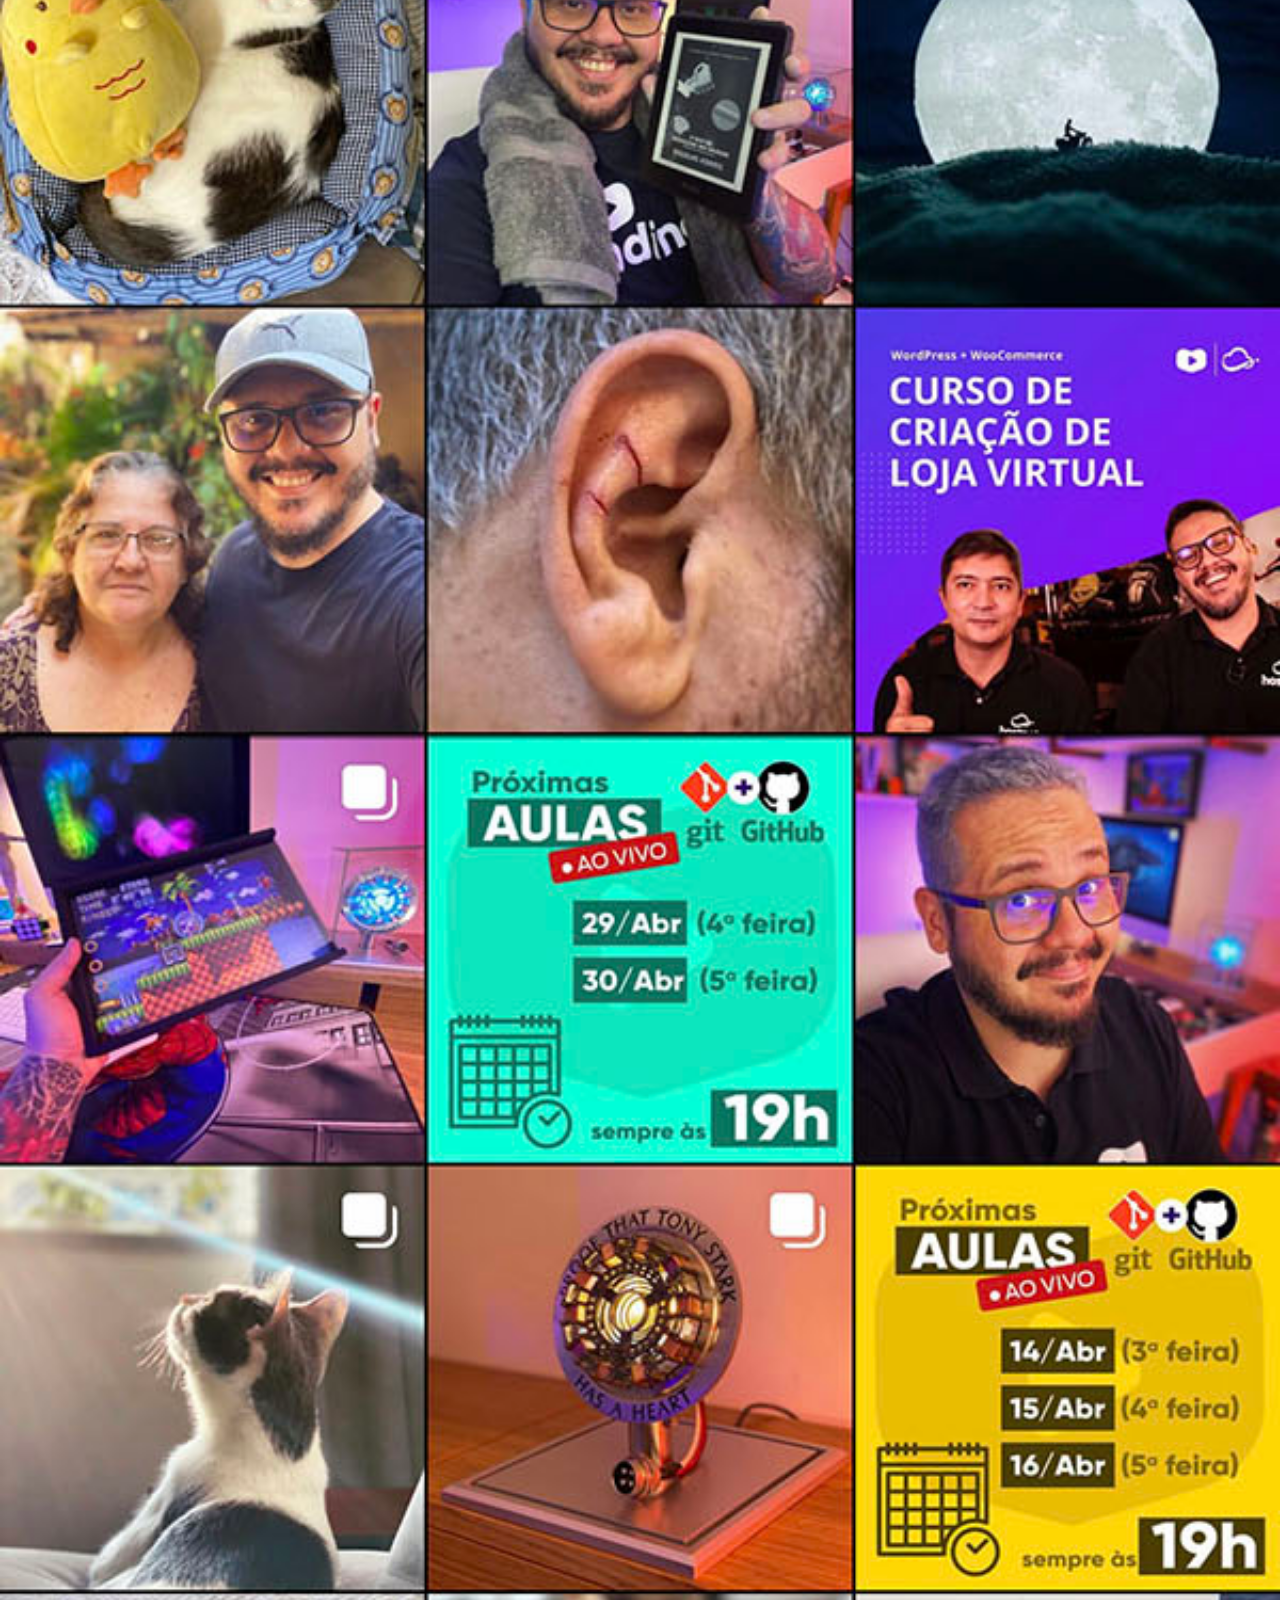
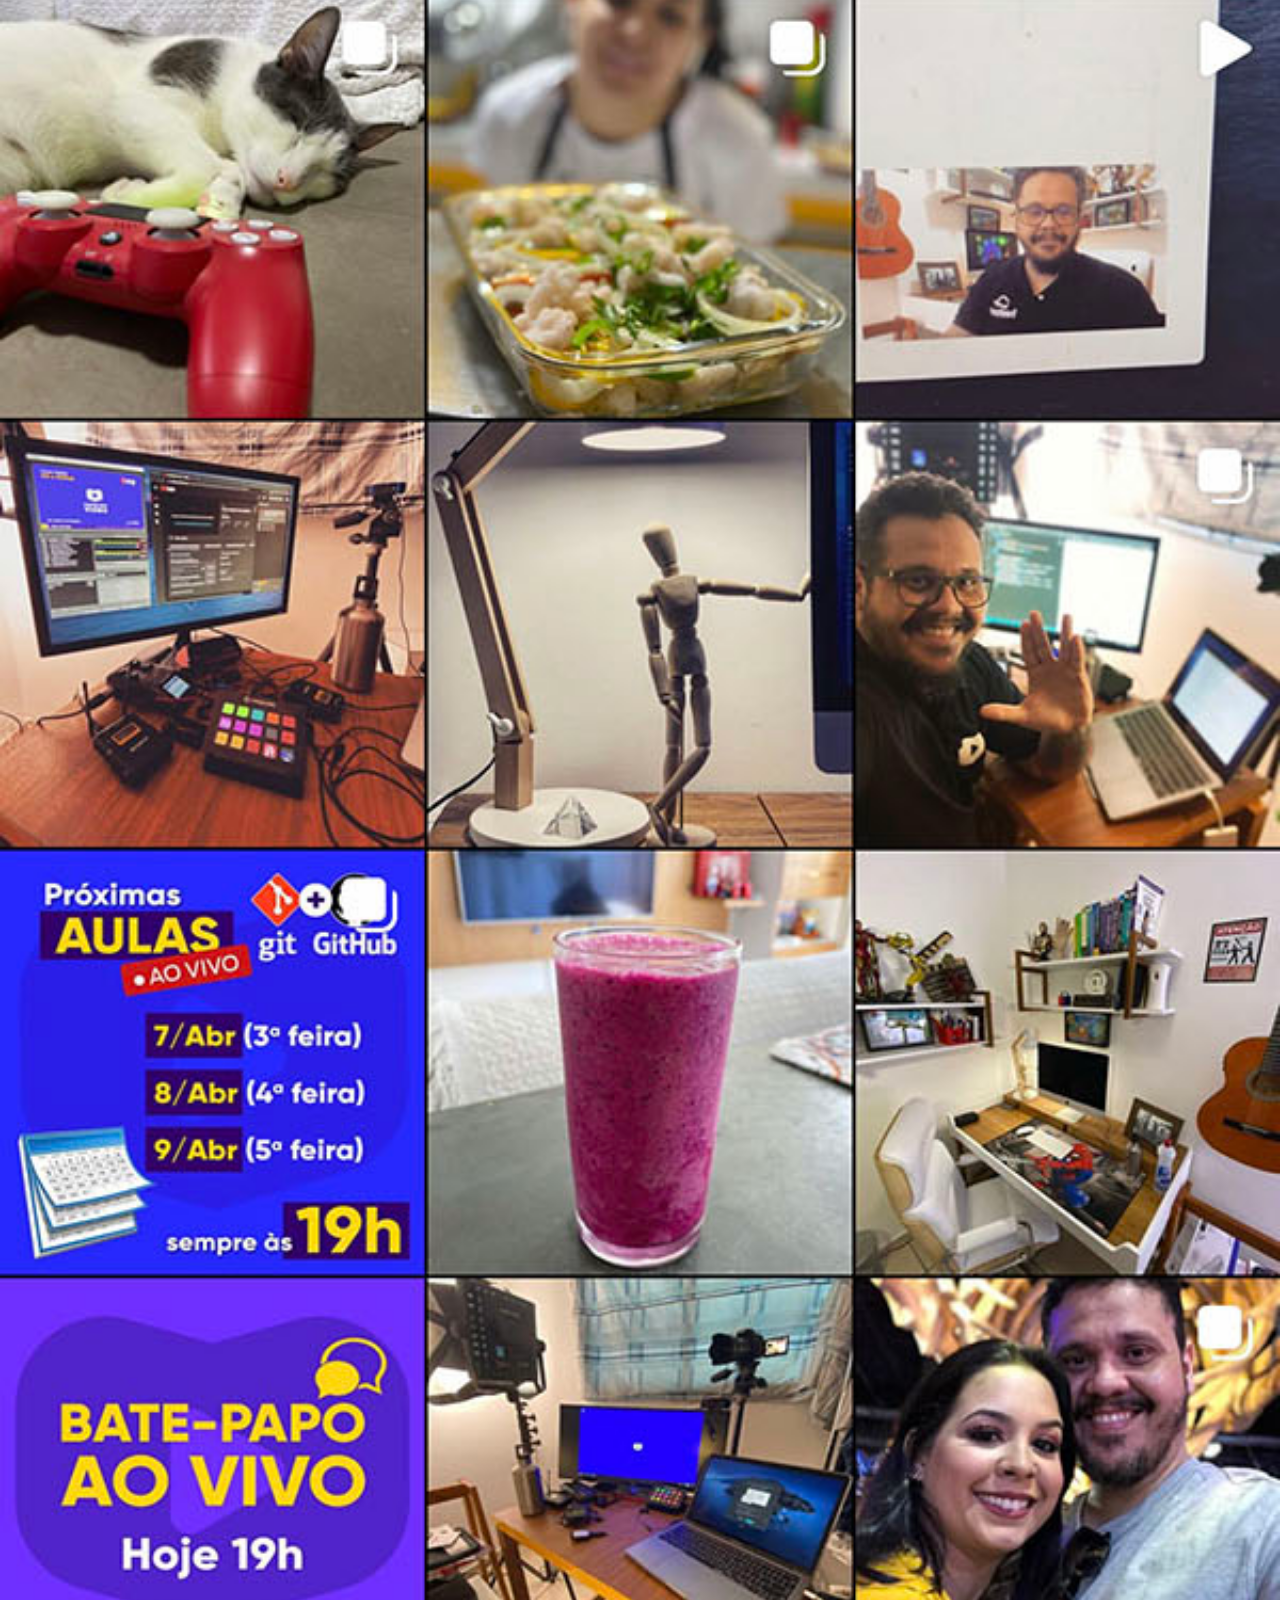
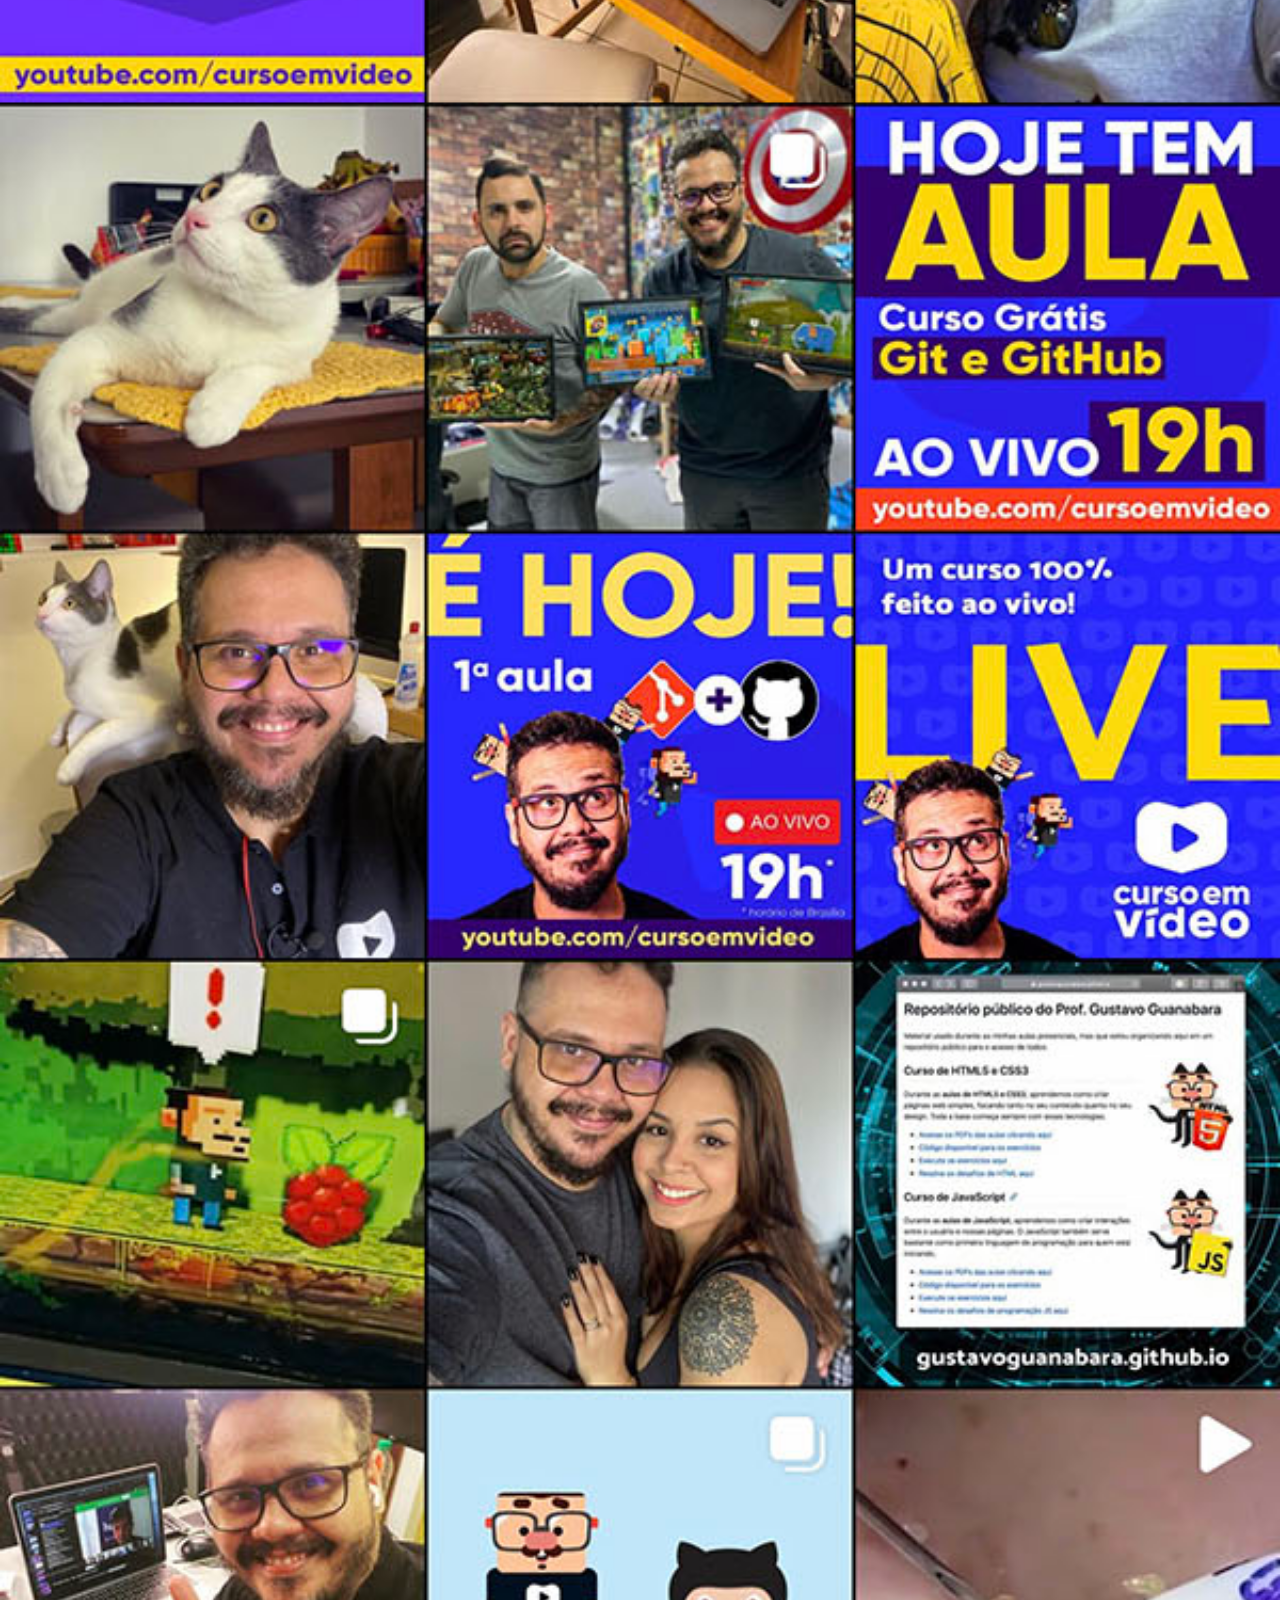
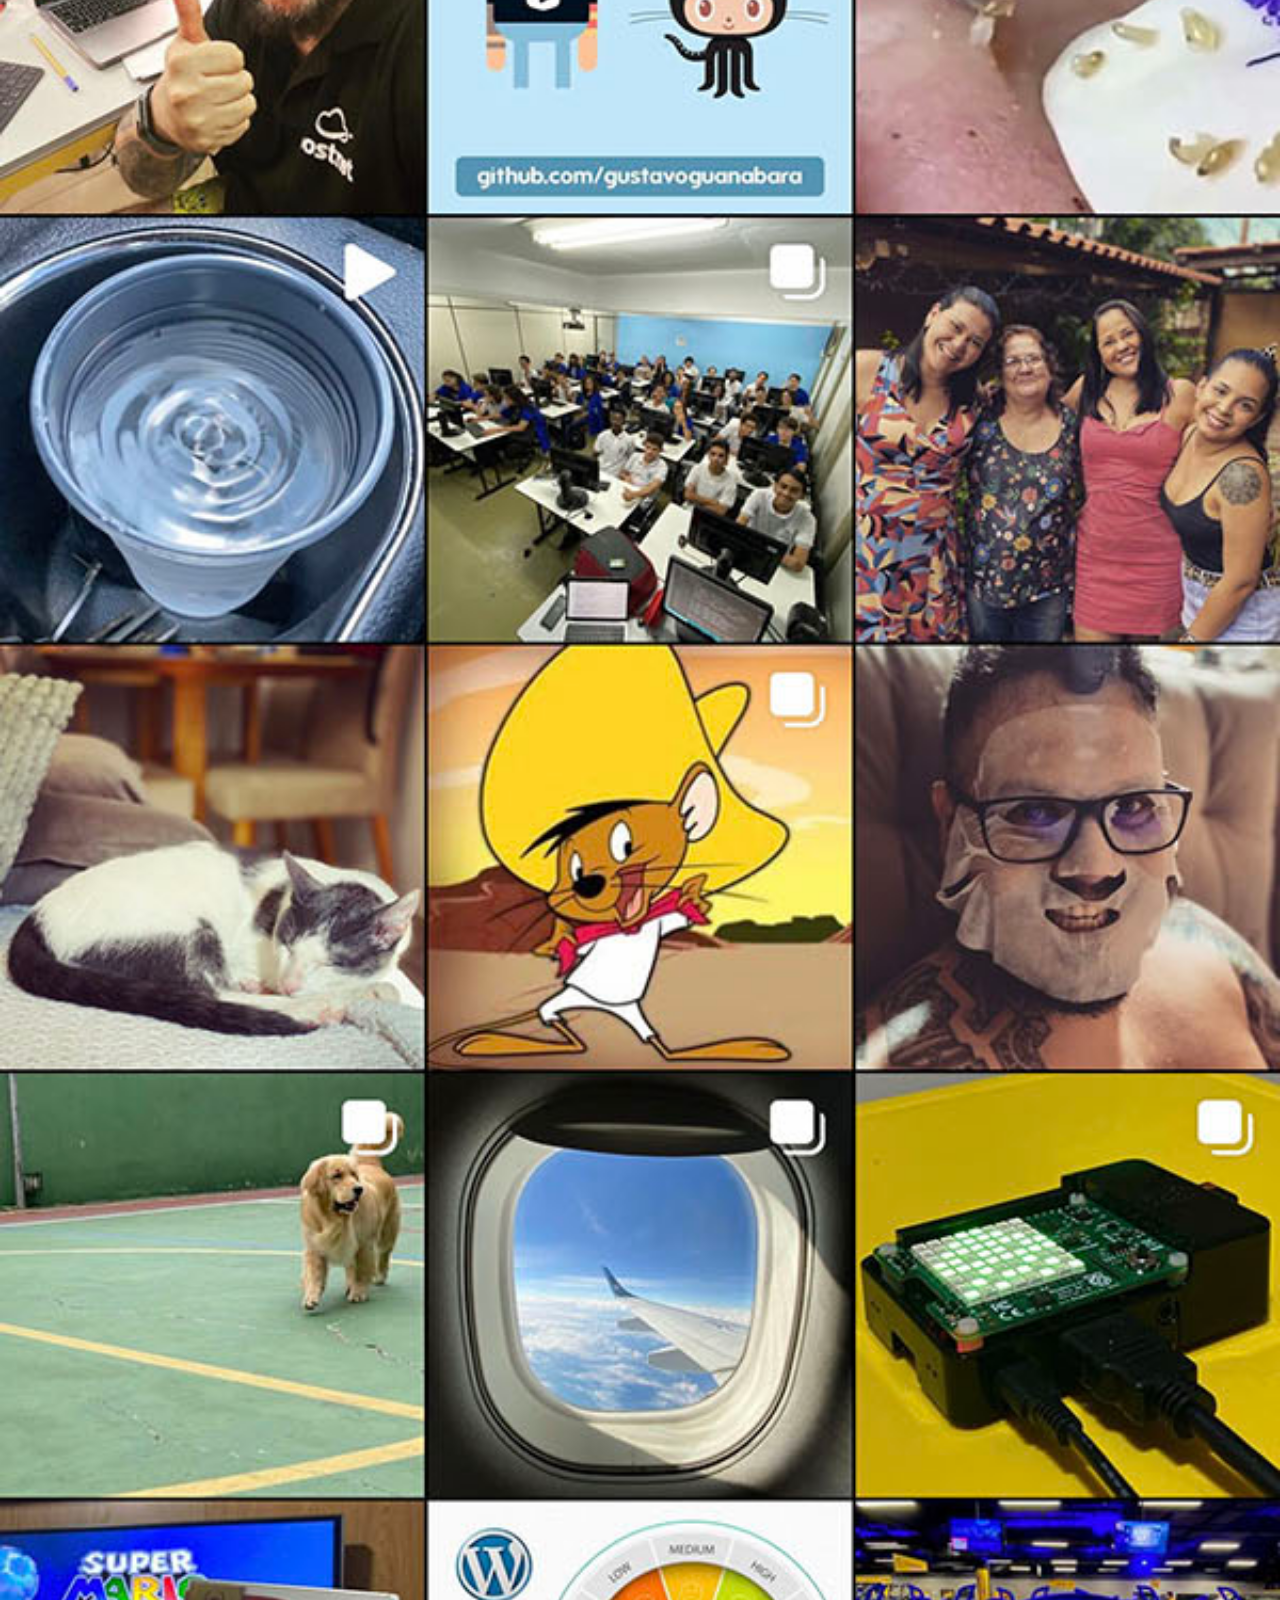
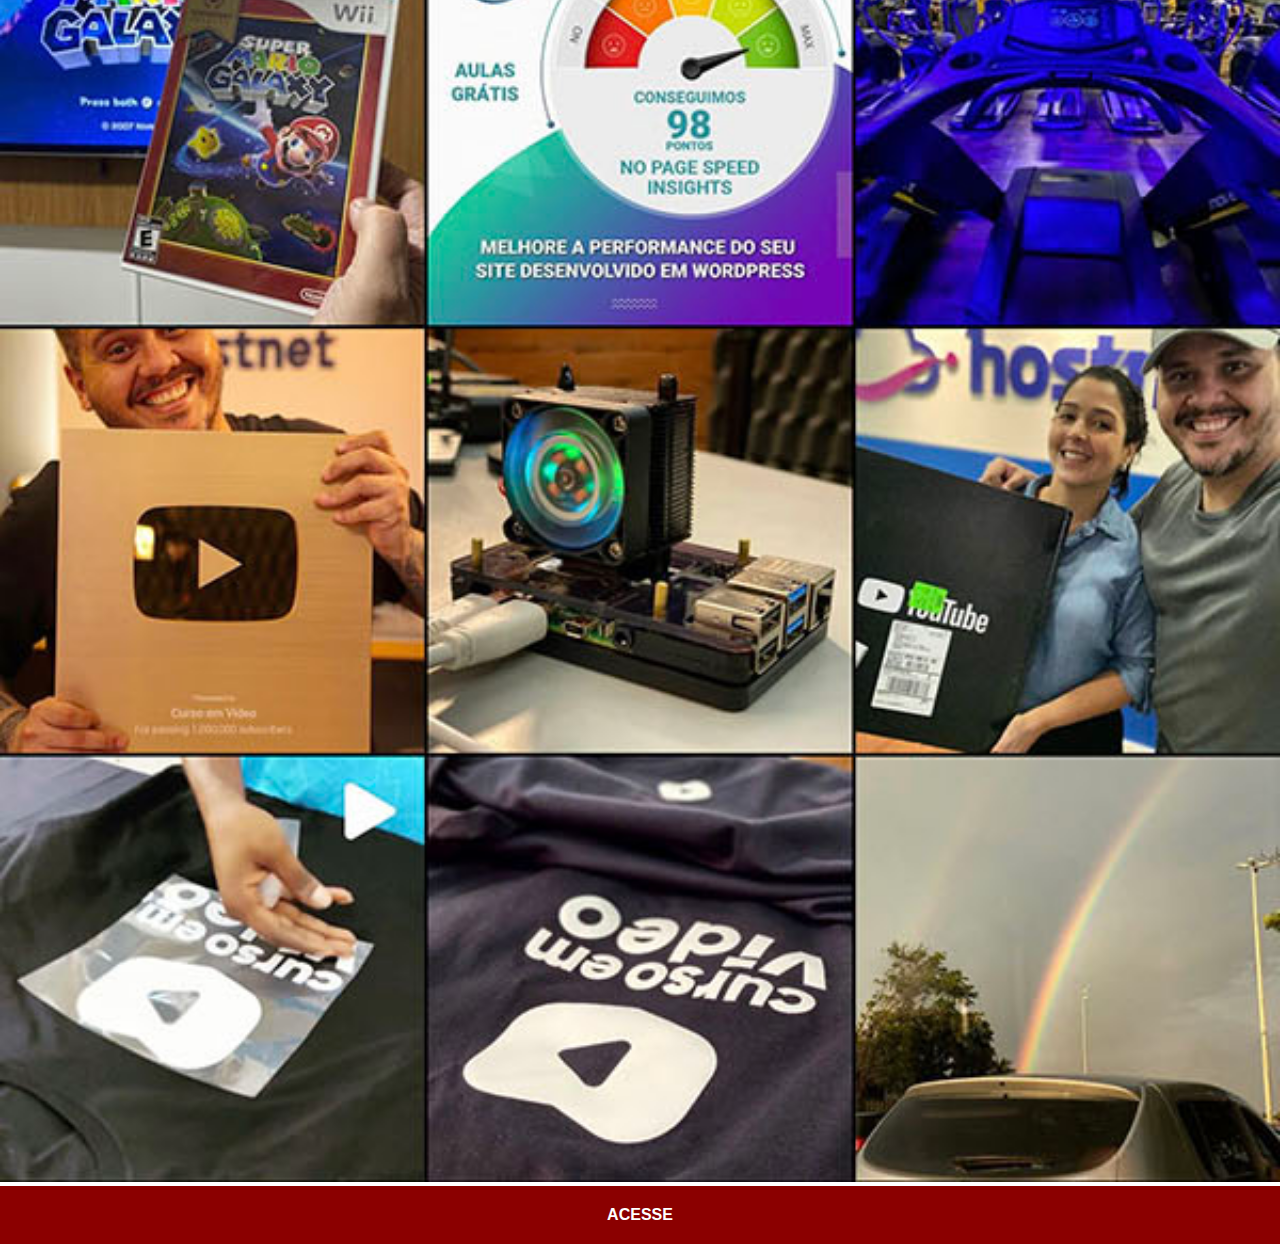
<file: instagram.html>
<!DOCTYPE html>
<html lang="pt-br">
<head>
    <meta charset="UTF-8">
    <meta name="viewport" content="width=device-width, initial-scale=1.0">
    <title>Instagram</title>
    <link rel="stylesheet" href="/estilos/social.css">
</head>
<body>
    <img src="imagens/tela-instagram.jpg" alt="Instagram">
    <a href="https://www.instagram.com/gustavoguanabara">ACESSE</a>
</body>
</html>
</file>
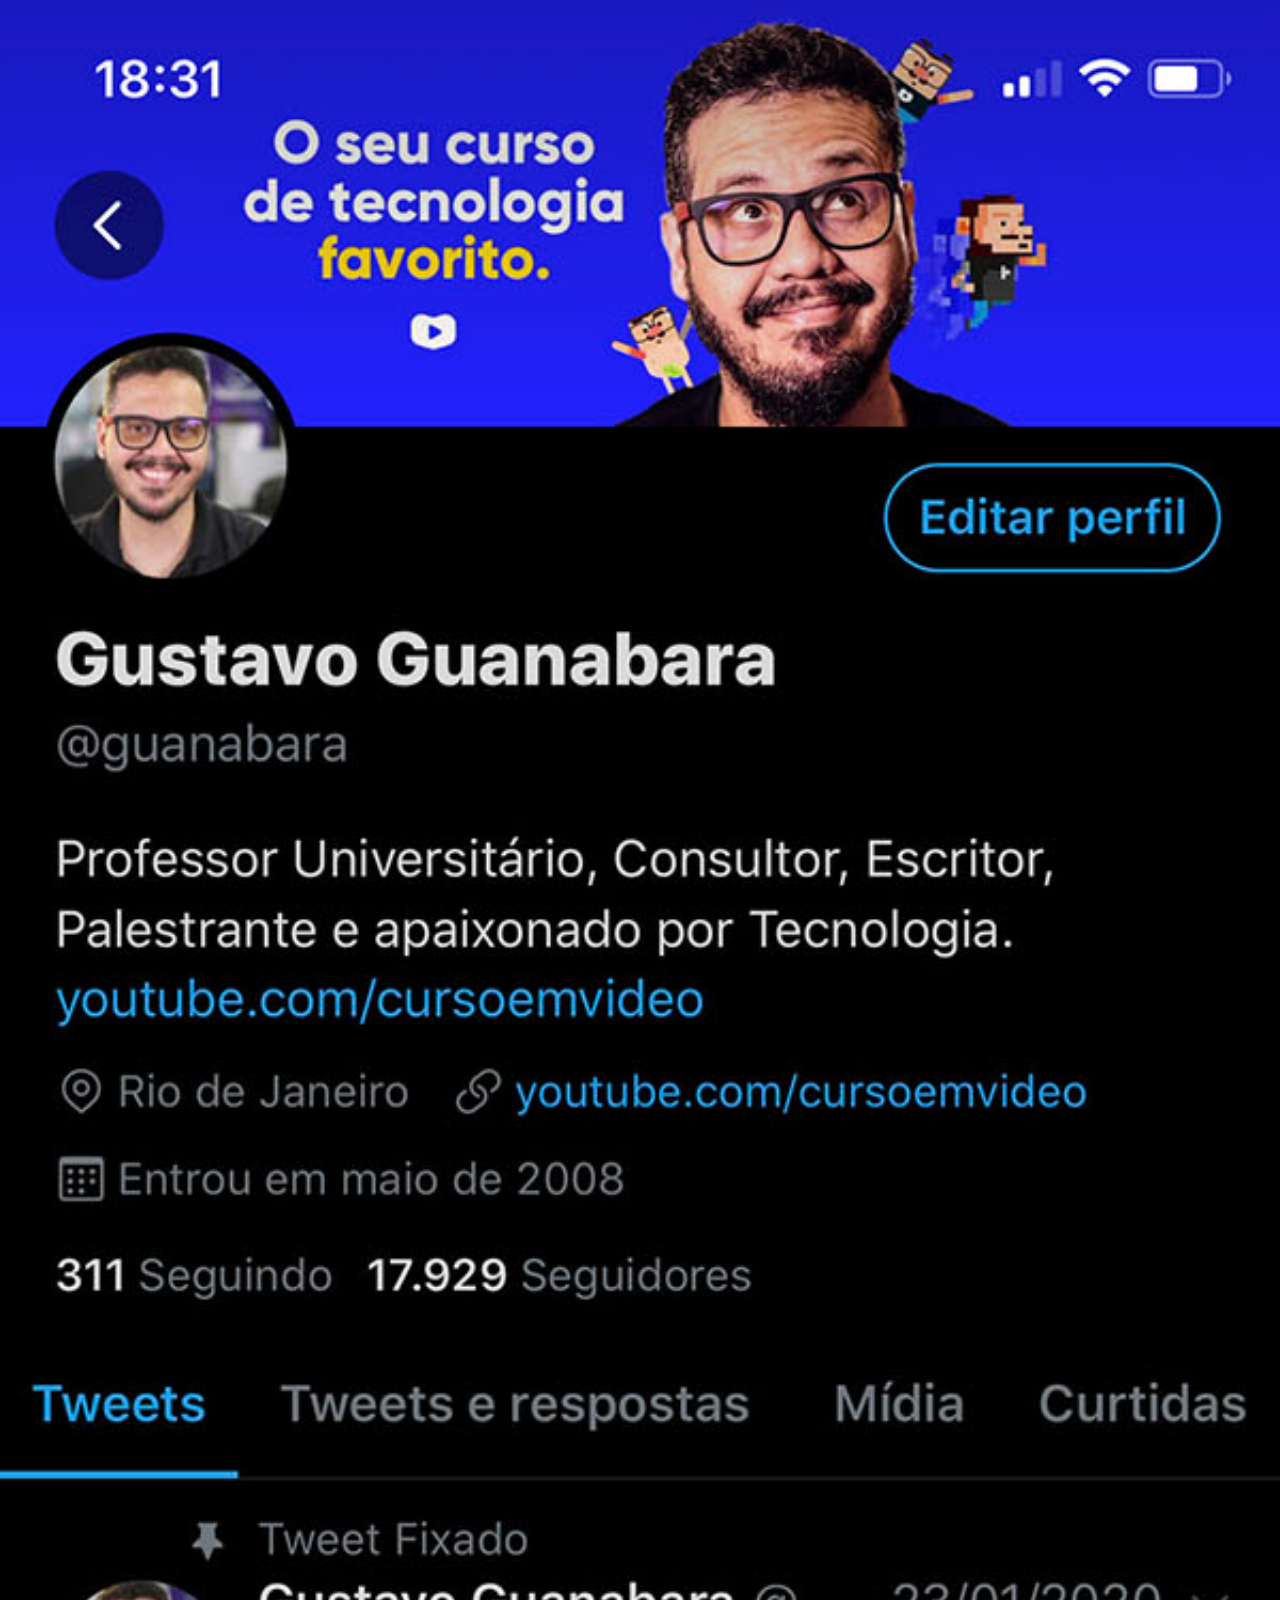
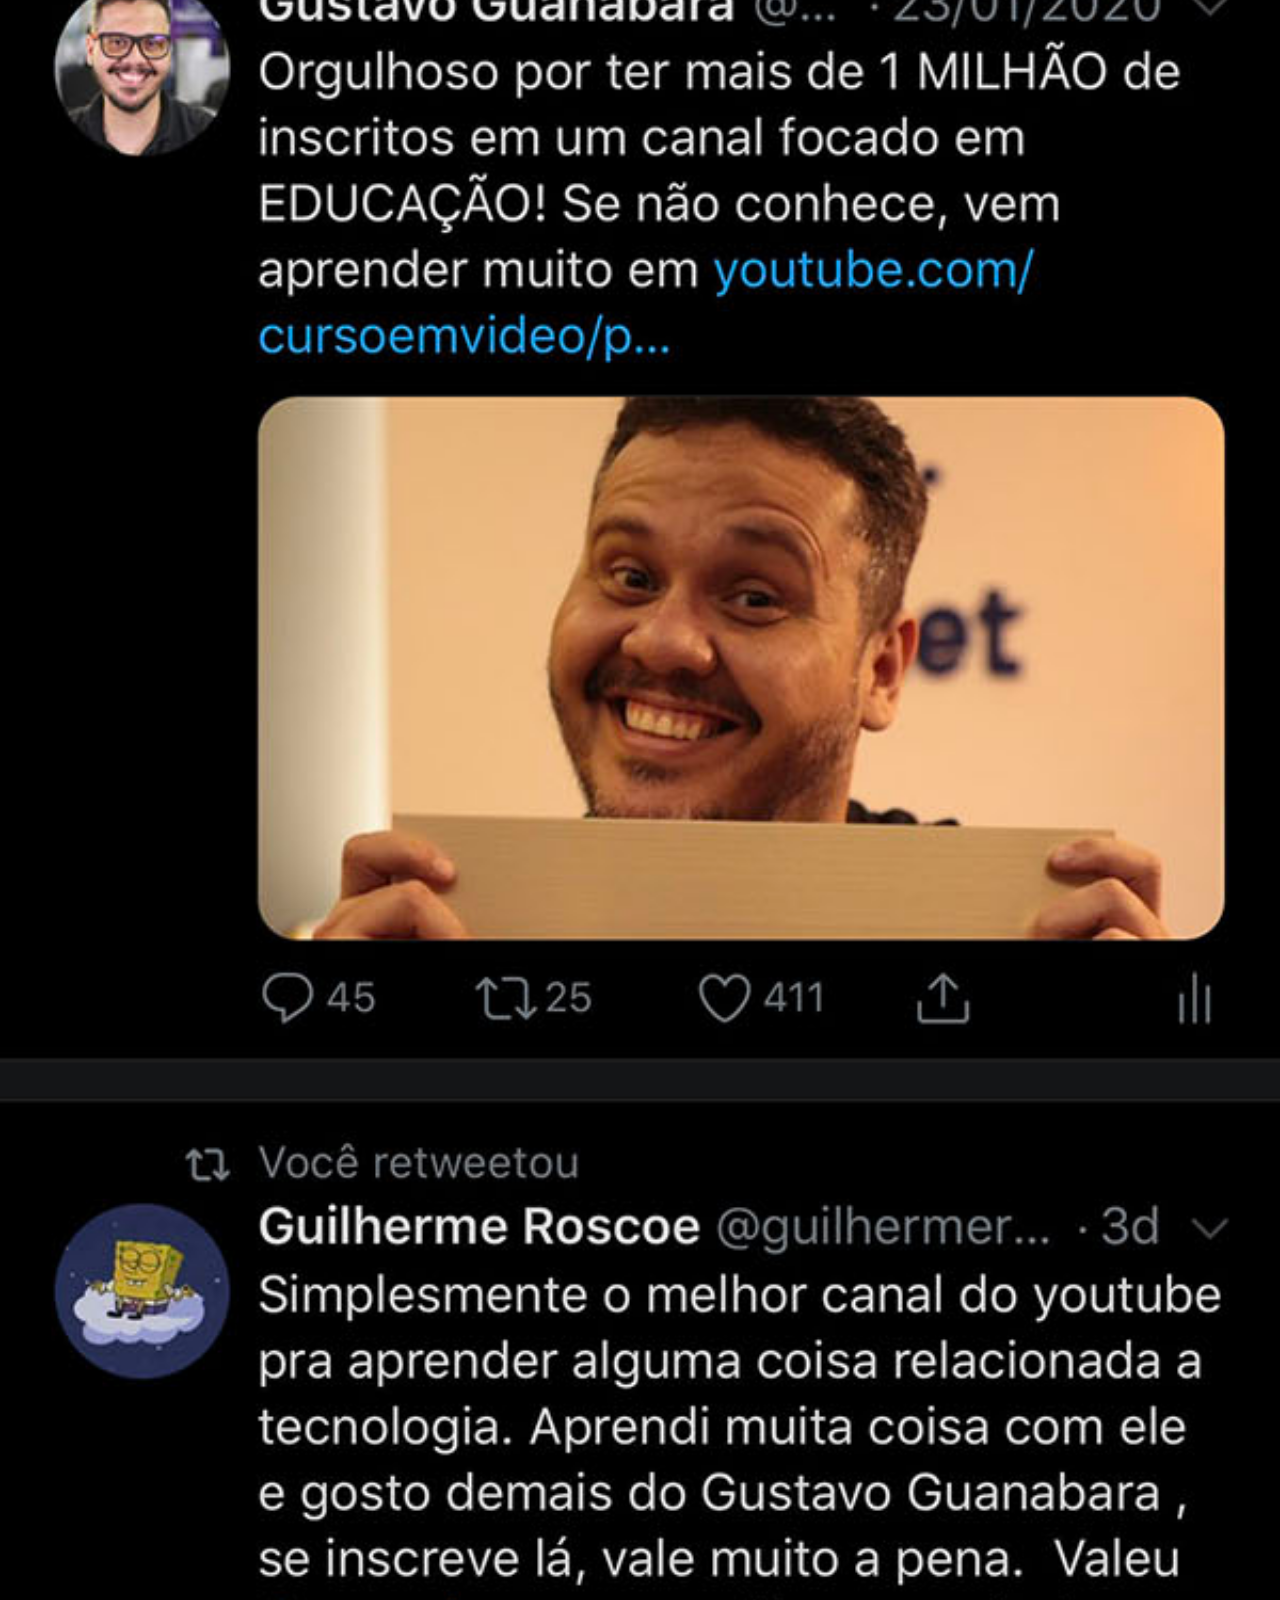
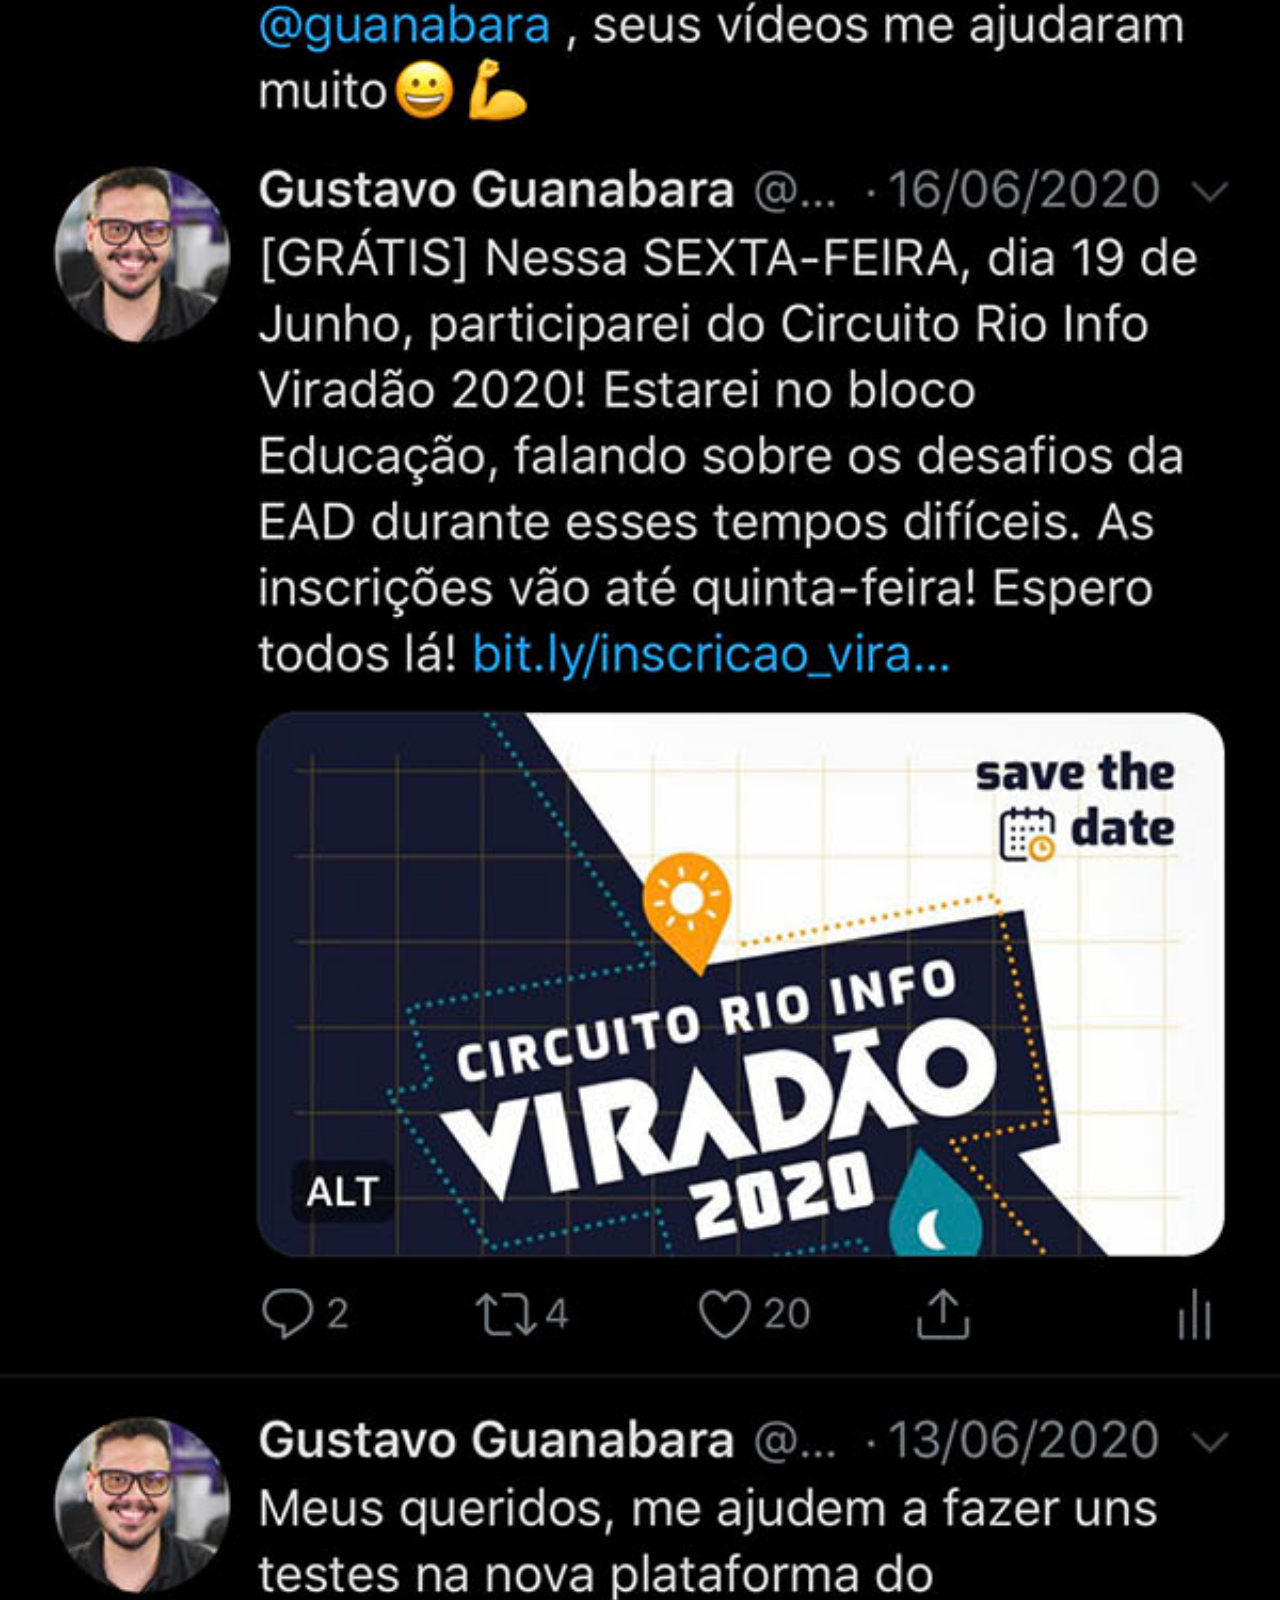
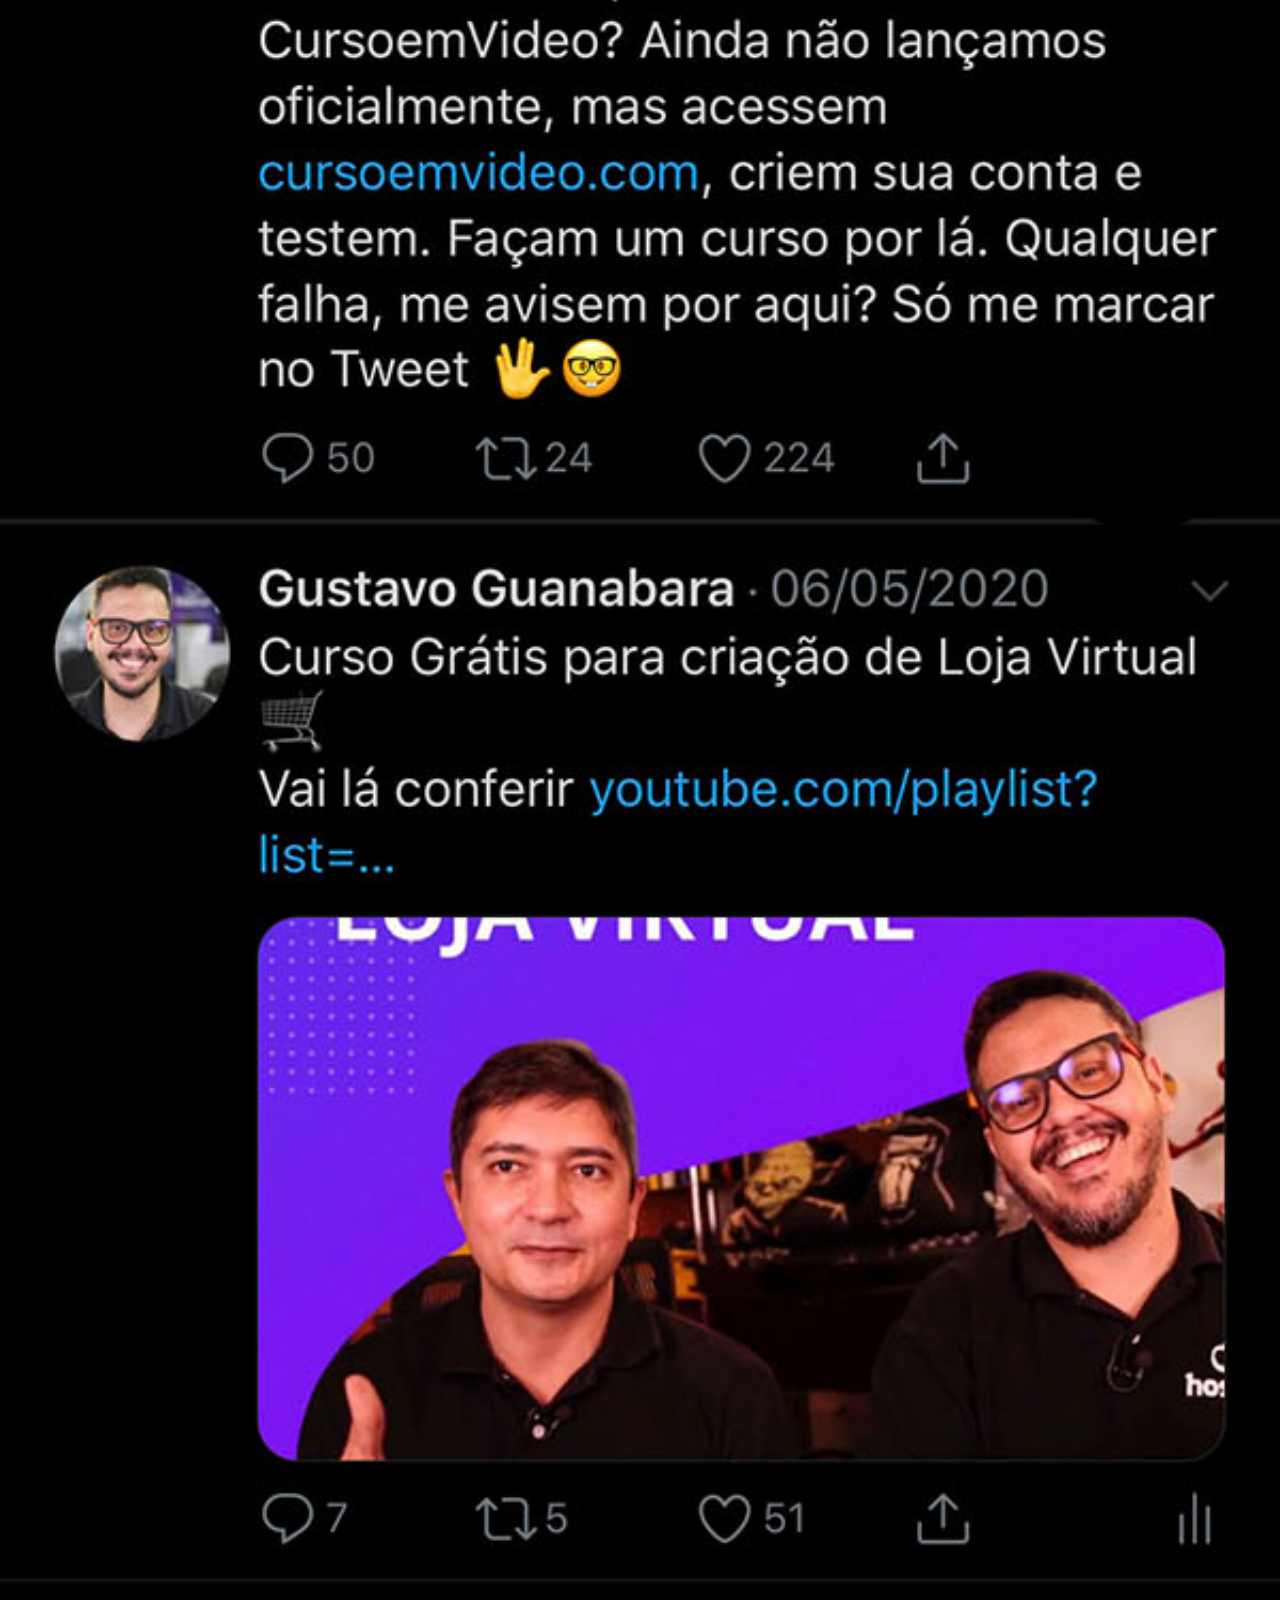
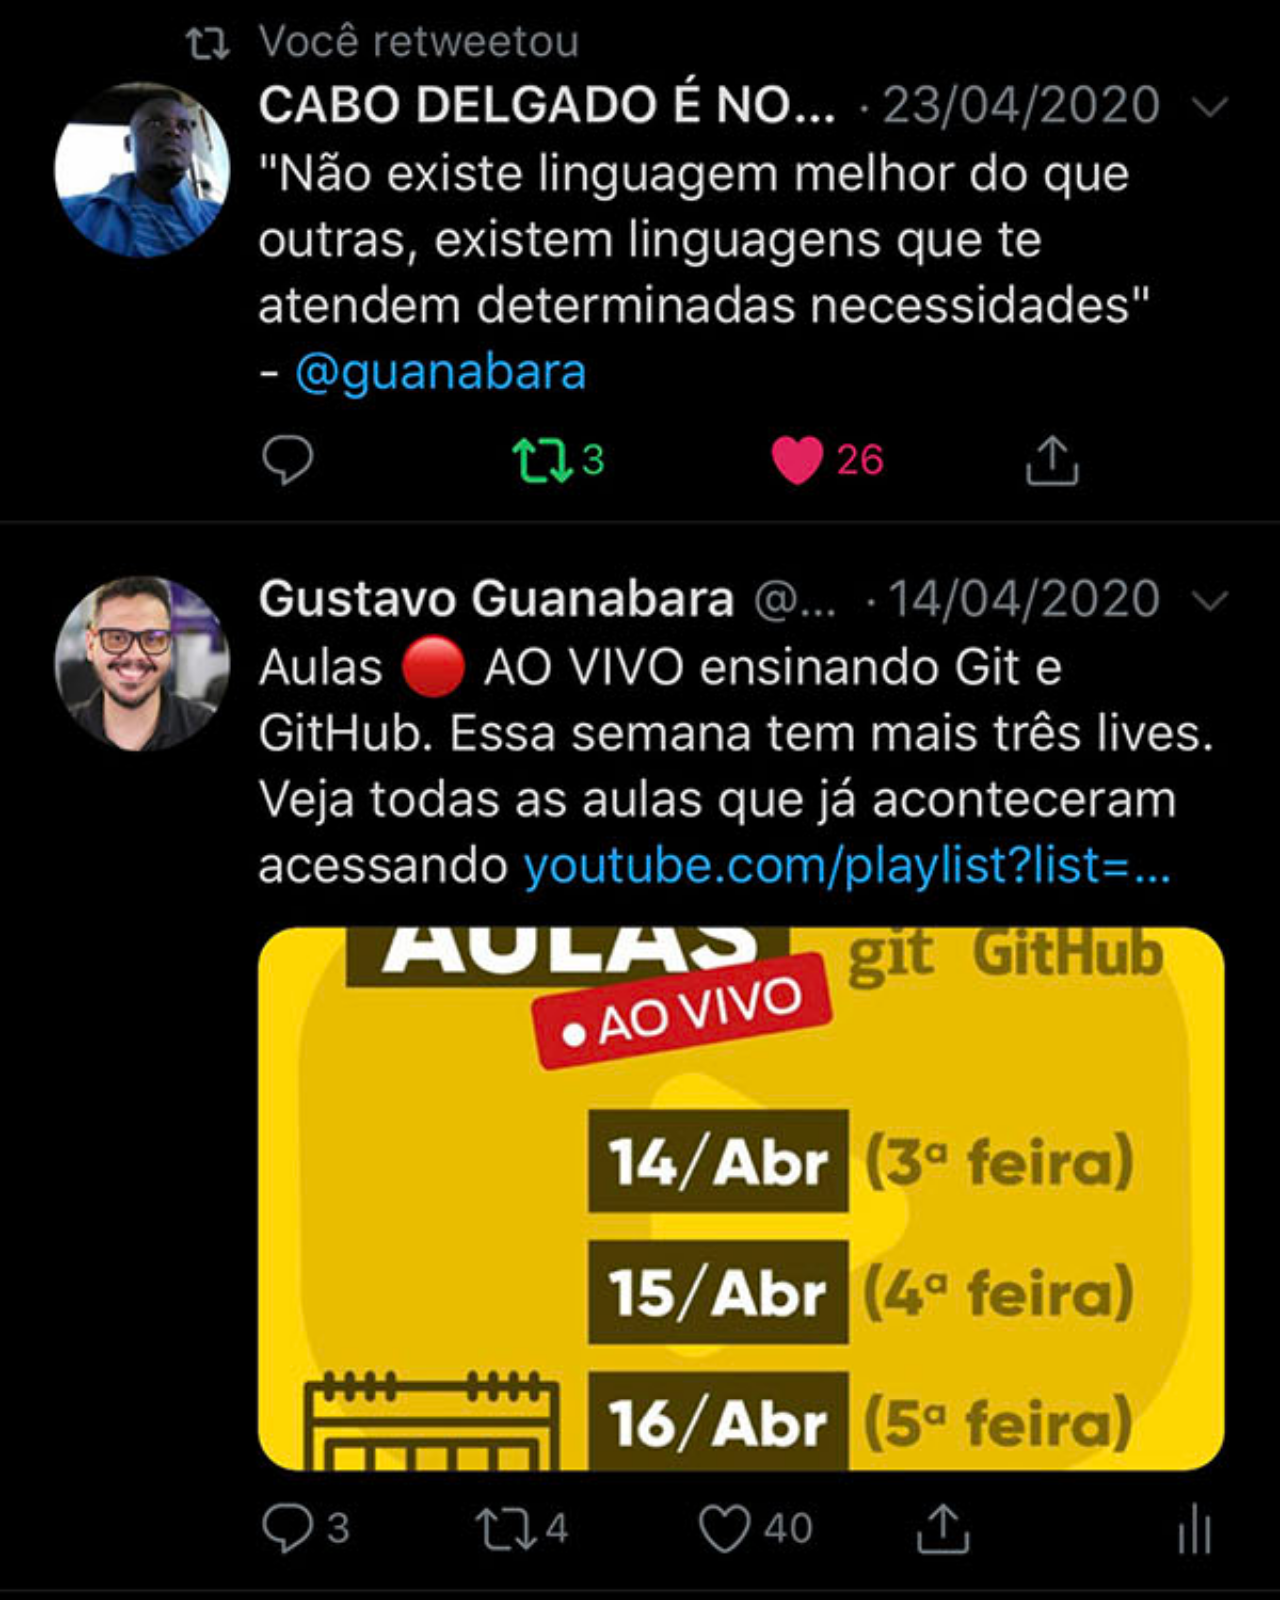
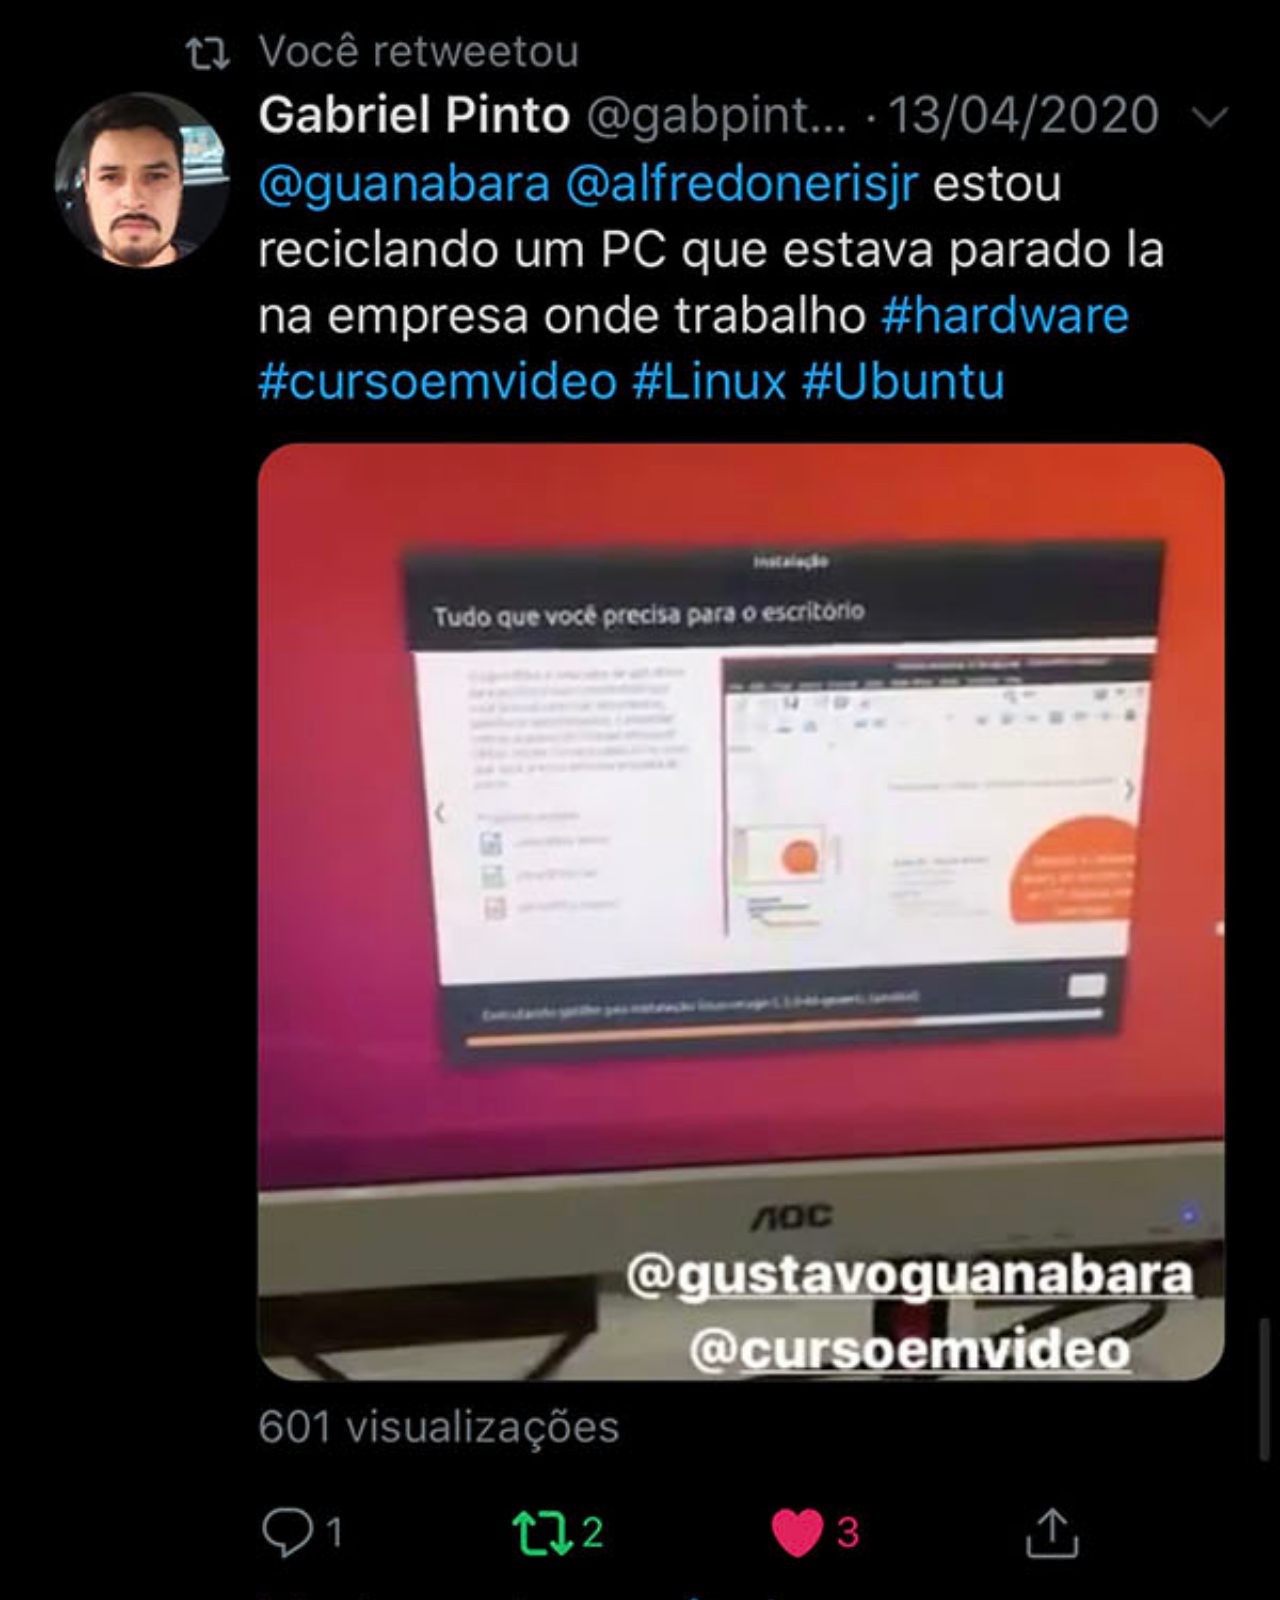
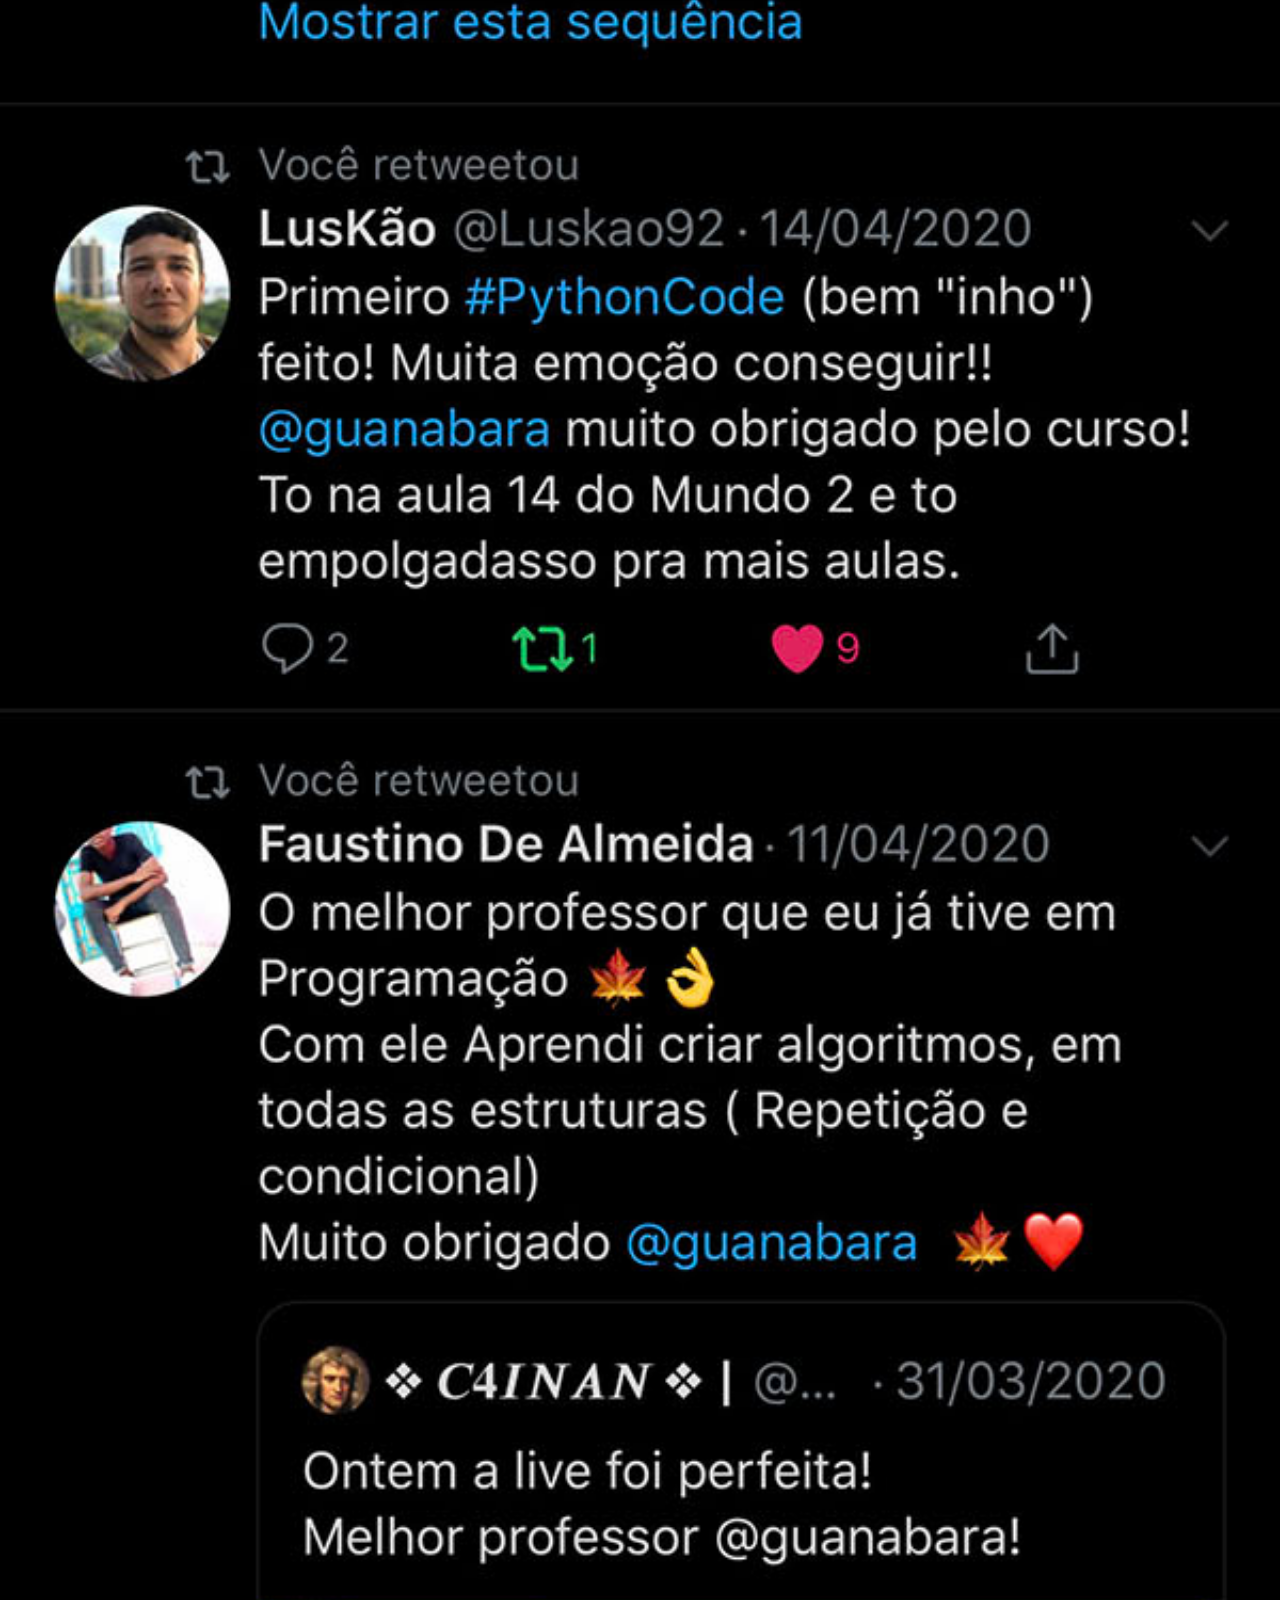
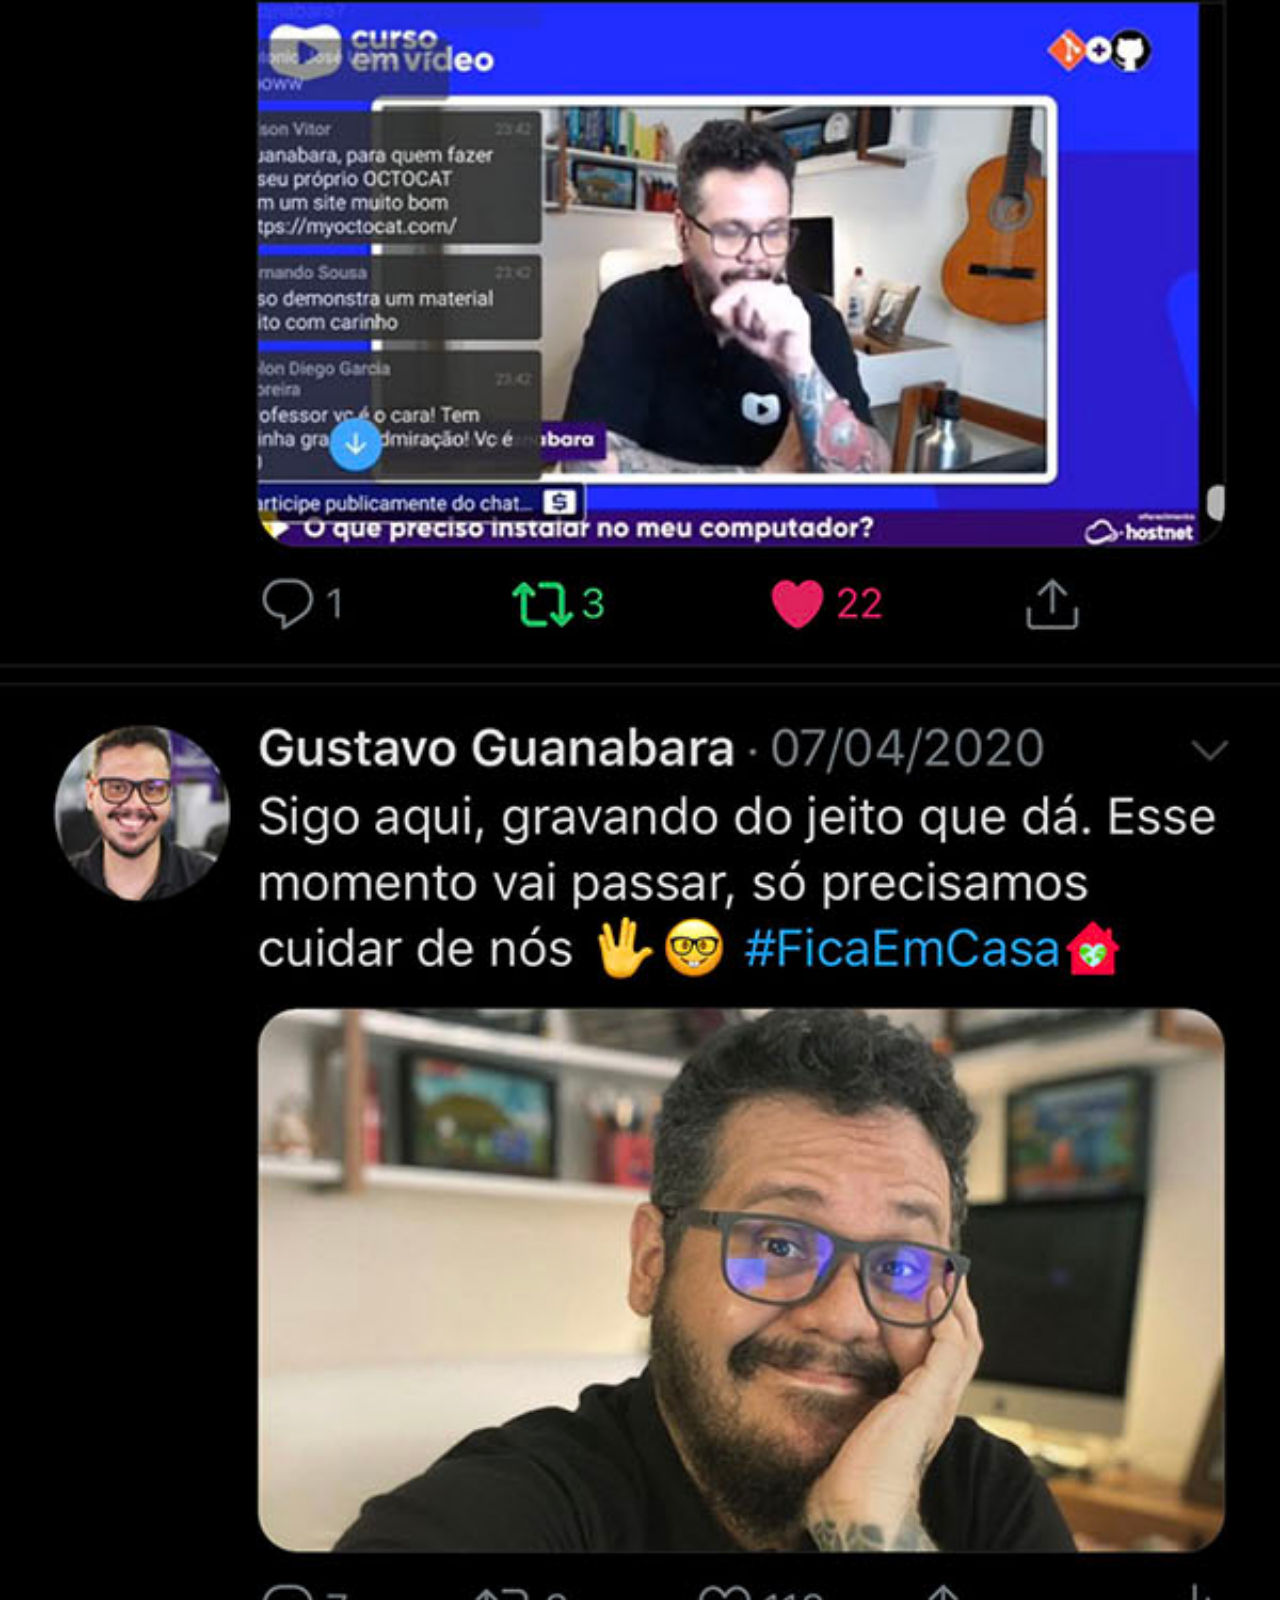
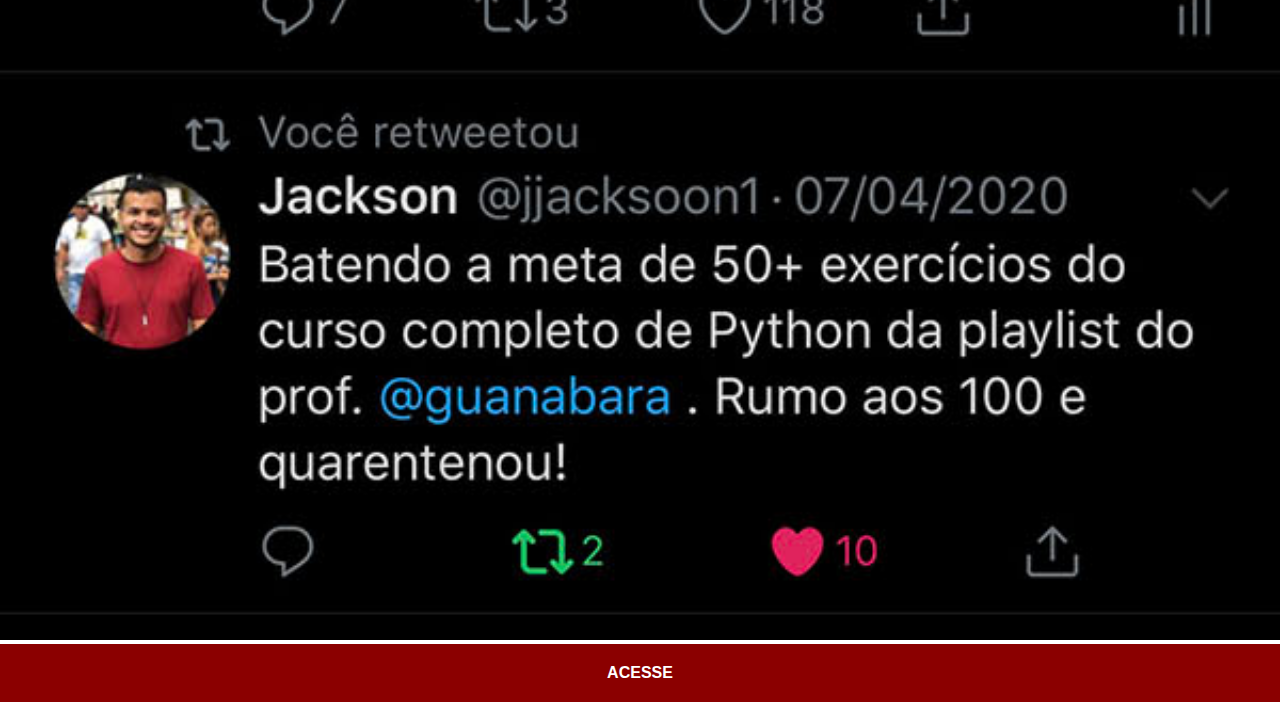
<file: twitter.html>
<!DOCTYPE html>
<html lang="pt-br">
<head>
    <meta charset="UTF-8">
    <meta name="viewport" content="width=device-width, initial-scale=1.0">
    <title>Twitter</title>
    <link rel="stylesheet" href="estilos/social.css">
</head>
<body>
    <img src="imagens/tela-twitter.jpg" alt="Twitter">
    <a href="https://x.com/guanabara">ACESSE</a>
</body>
</html>
</file>
<file: estilos/style.css>
@charset "UTF-8";

* {
    margin: 0px;
    padding: 0px;
    font-family: Arial, Helvetica, sans-serif;
}

html, body {
    height: 100vh;
    width: 100vw;
    background-color: black;
}

body {
    background: url(../imagens/fundo-madeira.jpg) no-repeat top center;
    background-size: cover;
    background-attachment: fixed;
}

main {
    height: 100vh;
    position: relative;
}

section#telefone {
    position: absolute;
    top: 50%;
    left: 50%;
    transform: translate(-50%, -50%);

    background: url(../imagens/frame-iphone.png) no-repeat;
    height: 627px;
    width: 311px;
}

iframe#tela {
    position: relative;
    top: 80px;
    left: 22px;
    width: 269px;
    height: 471px;
}

section#redes-sociais {
    text-align: right;
}

section#redes-sociais img {
    transition: transform 0.5s, border 1s;
    width: 50px;
    margin: 10px;
    border-radius: 50%;
    box-shadow: 2px 2px 5px rgba(0, 0, 0, 0.411);
    box-sizing: border-box;
}

section#redes-sociais img:hover {
    border: 3px solid rgba(255, 255, 255, 0.534);
    transform: translate(-5px, -5px);
    box-shadow: 5px 5px 10px rgba(0, 0, 0, 0.521);
}
</file>
<file: estilos/social.css>
@charset "UTF-8";

* {
    margin: 0px;
    padding: 0px;
    font-family: Arial, Helvetica, sans-serif;
}

::-webkit-scrollbar {
    width: 0px;
    height: 0px;
}

img {
    width: 100%;
}

a {
    transition: 0.5s;
    display: block;
    background-color: darkred;
    color: white;
    padding: 20px;
    text-align: center;
    font-weight: bolder;
    text-decoration: none;
}

a:hover {
    background-color: red;
}
</file>
